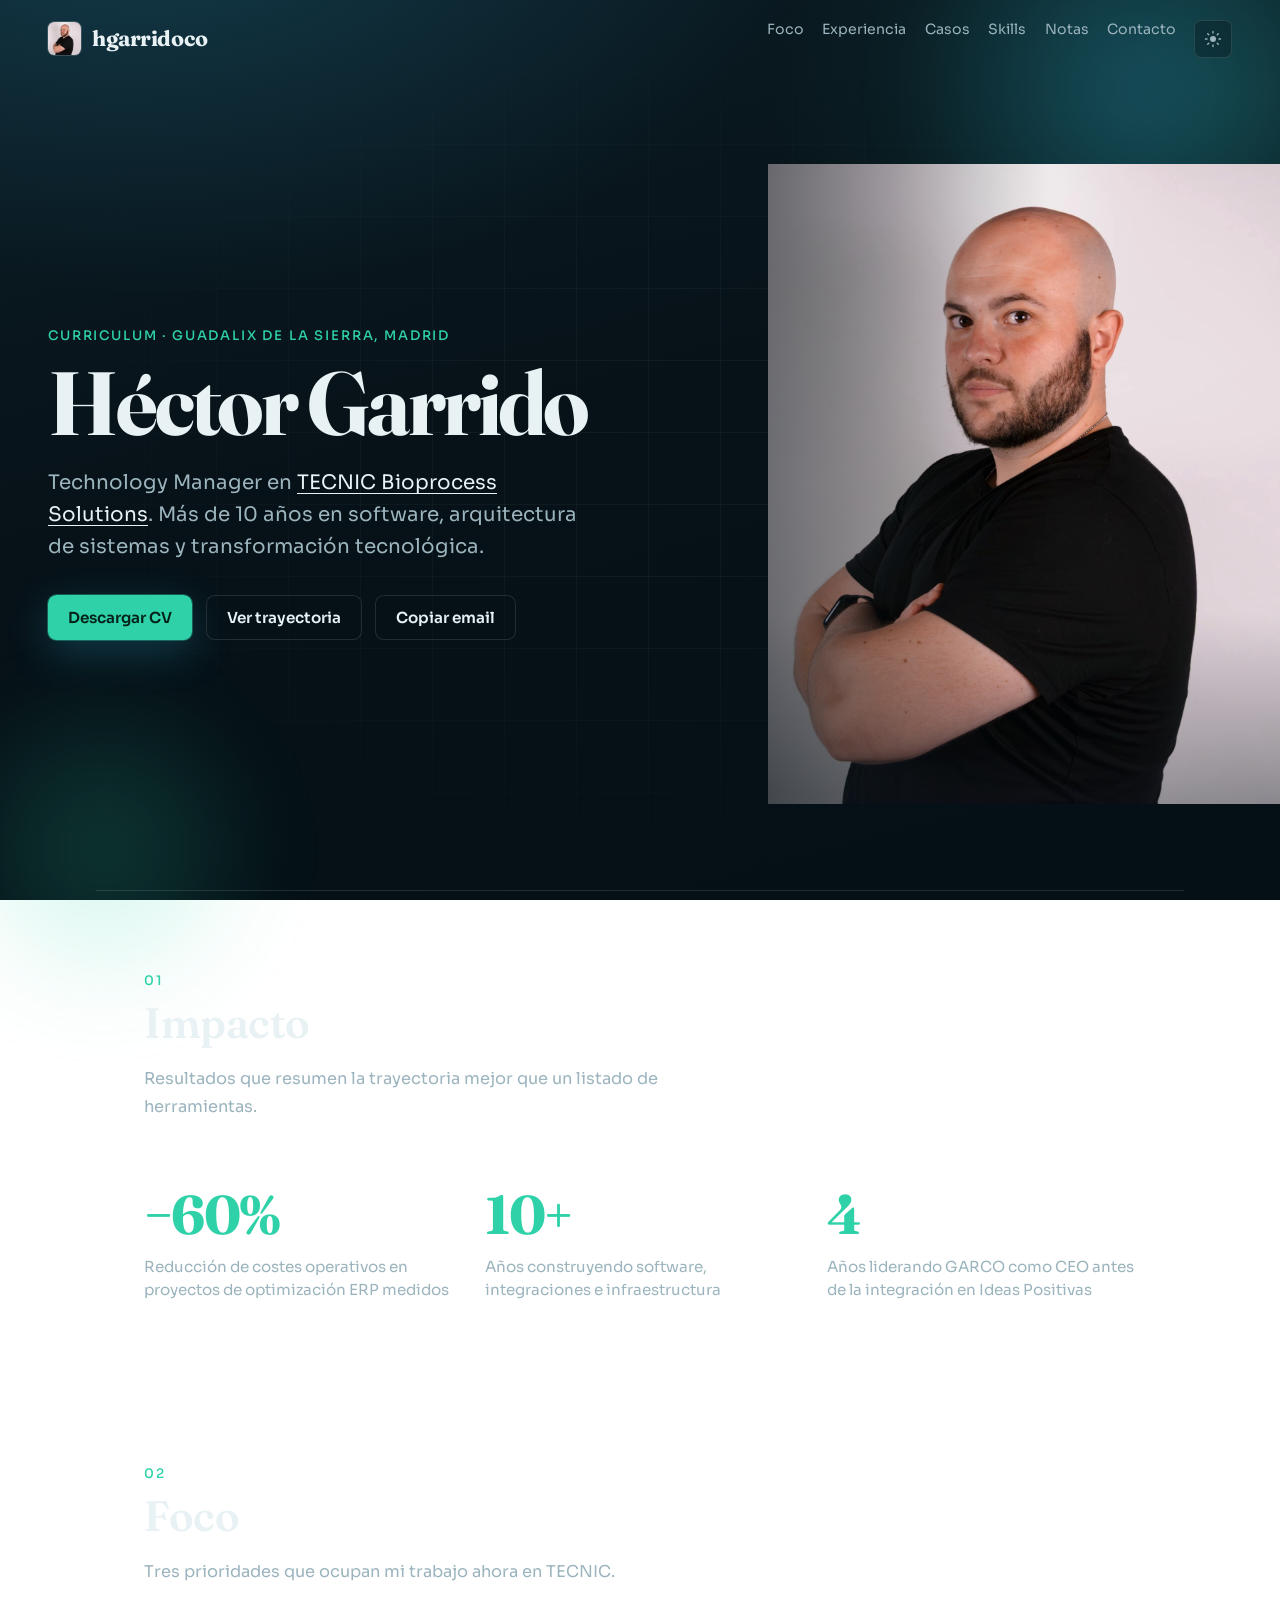
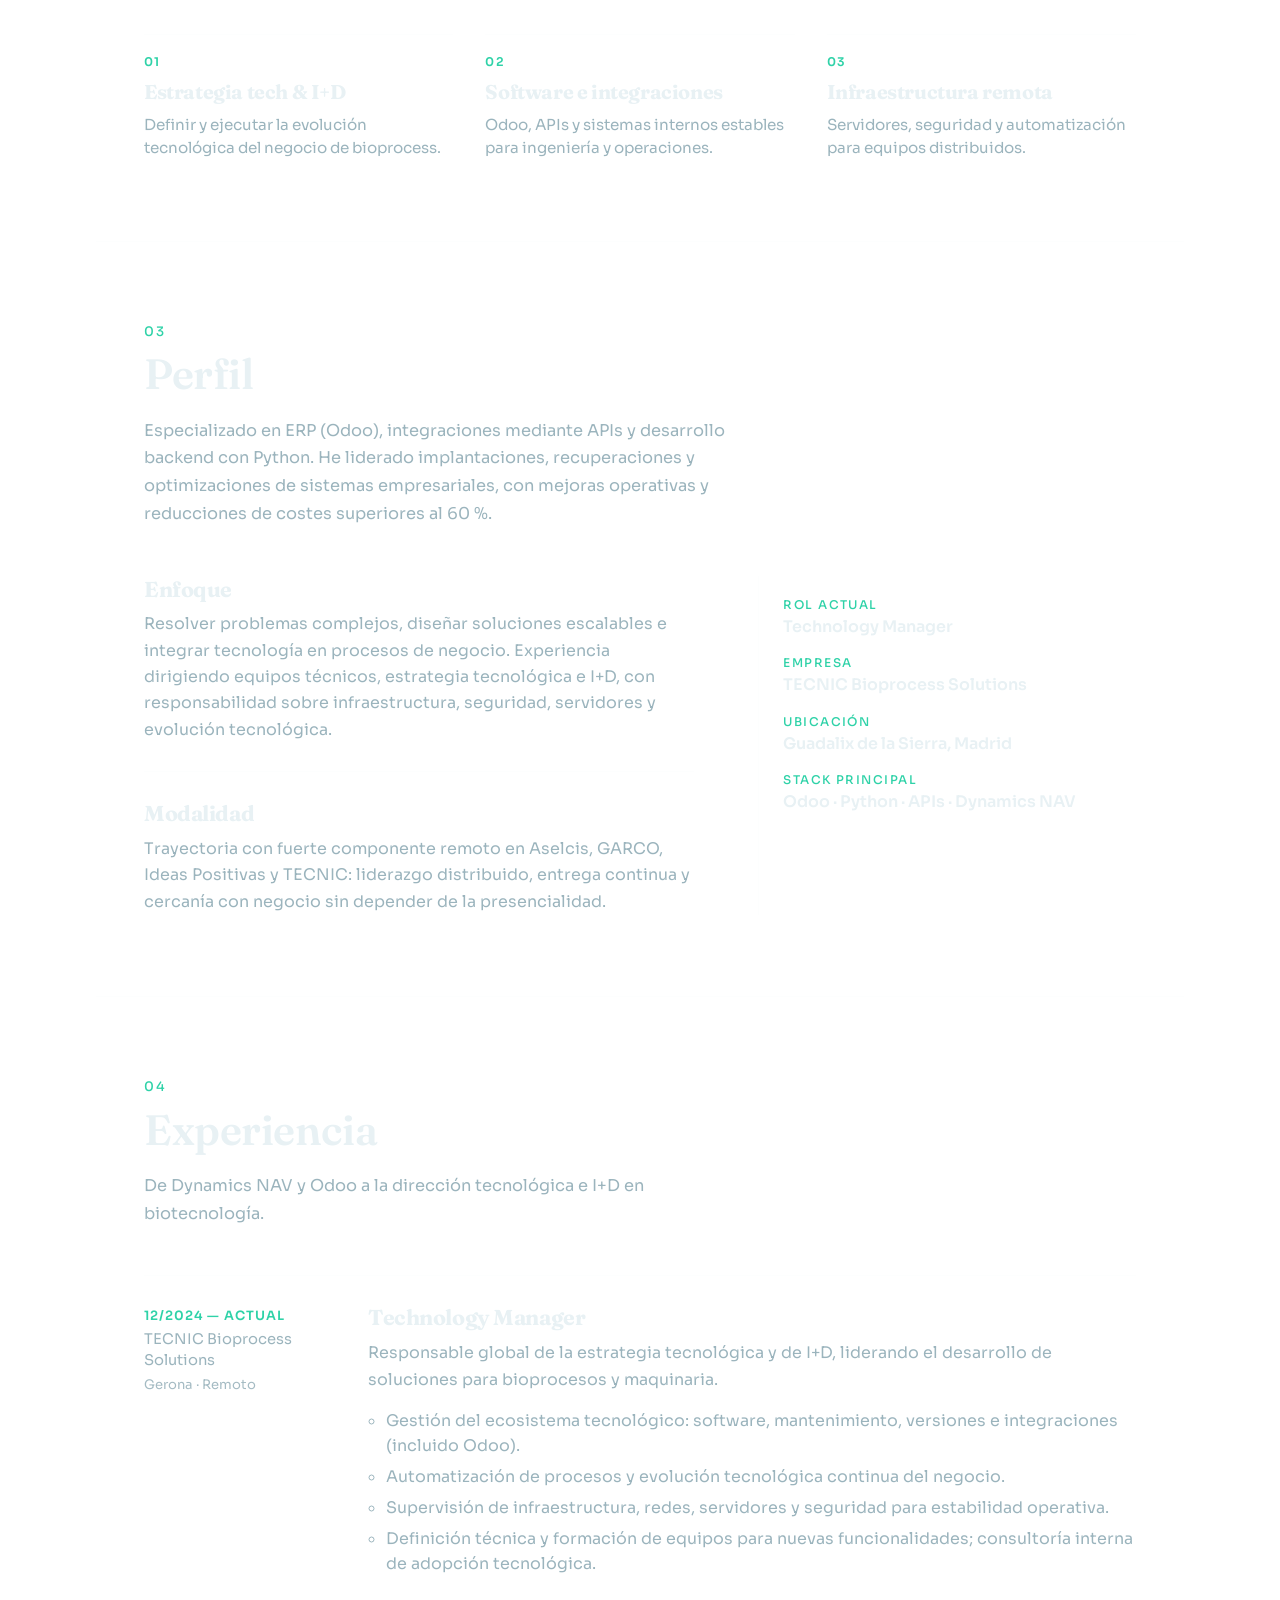
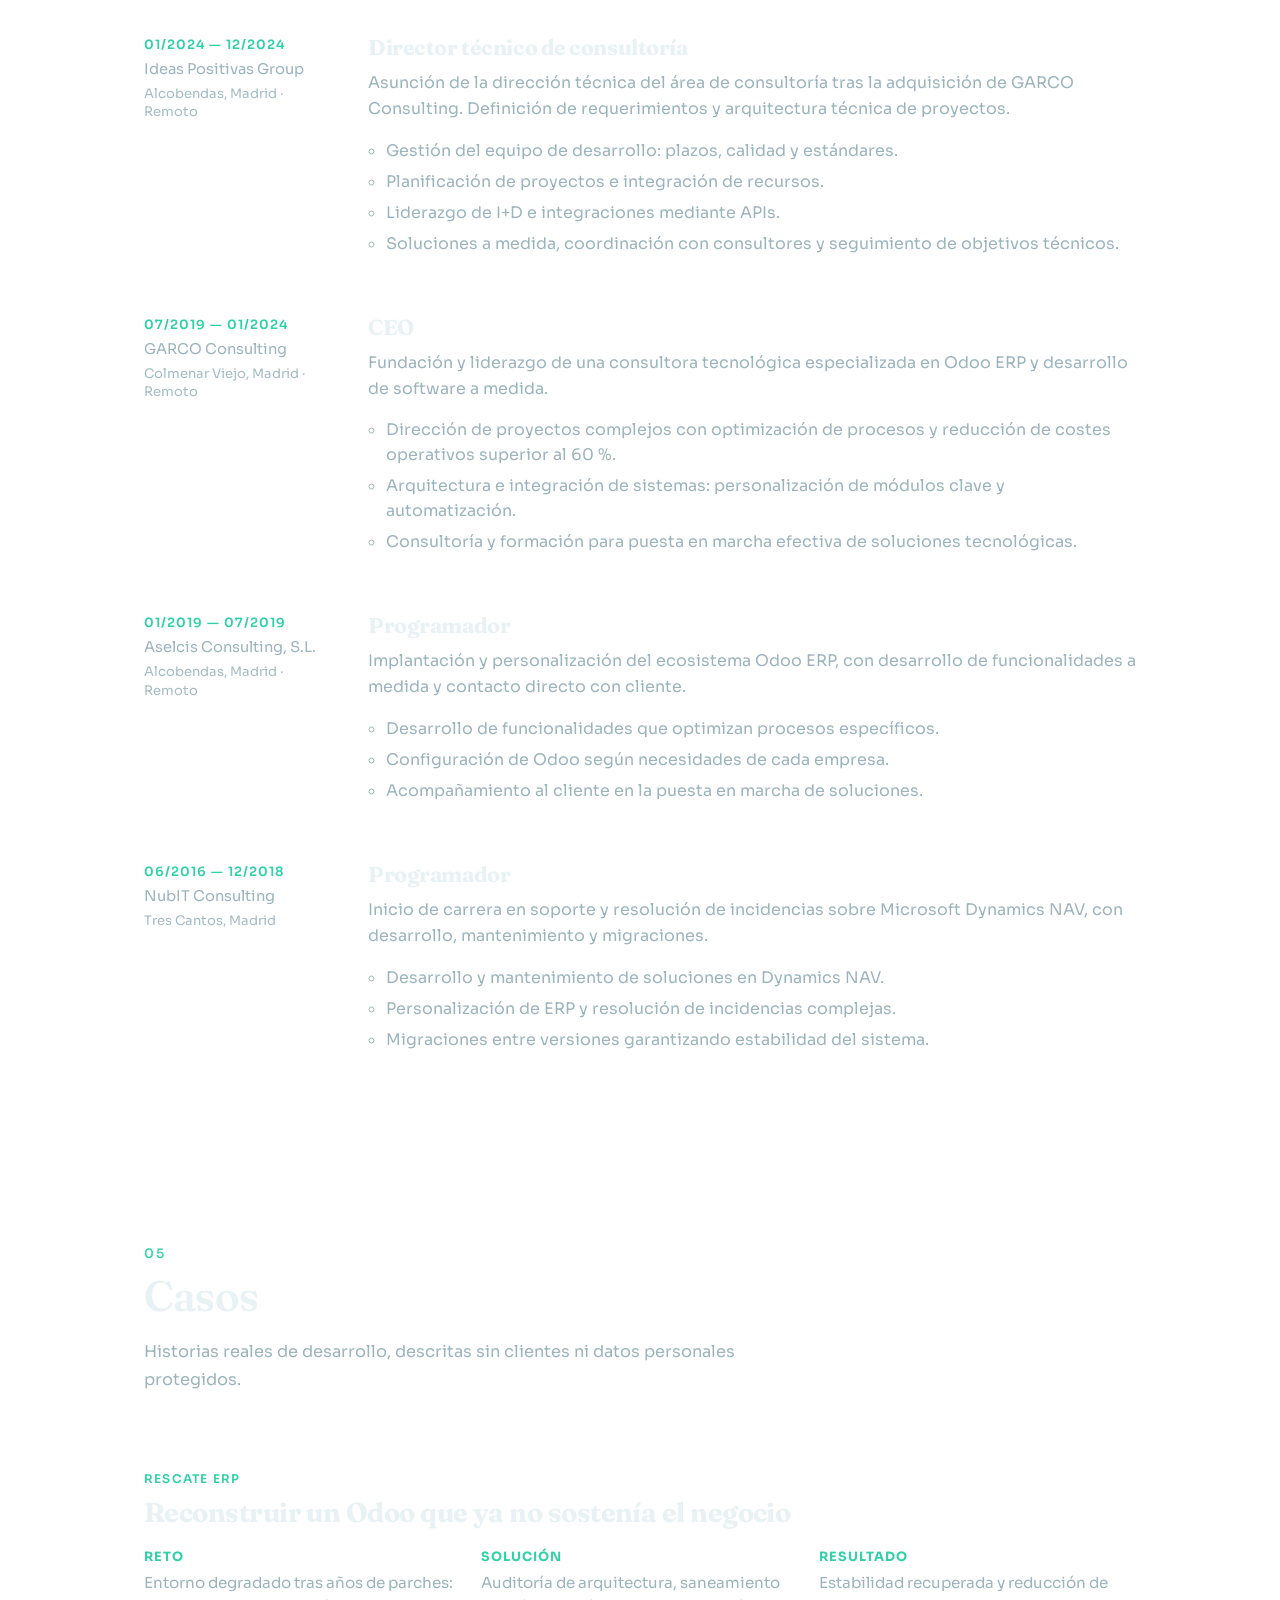
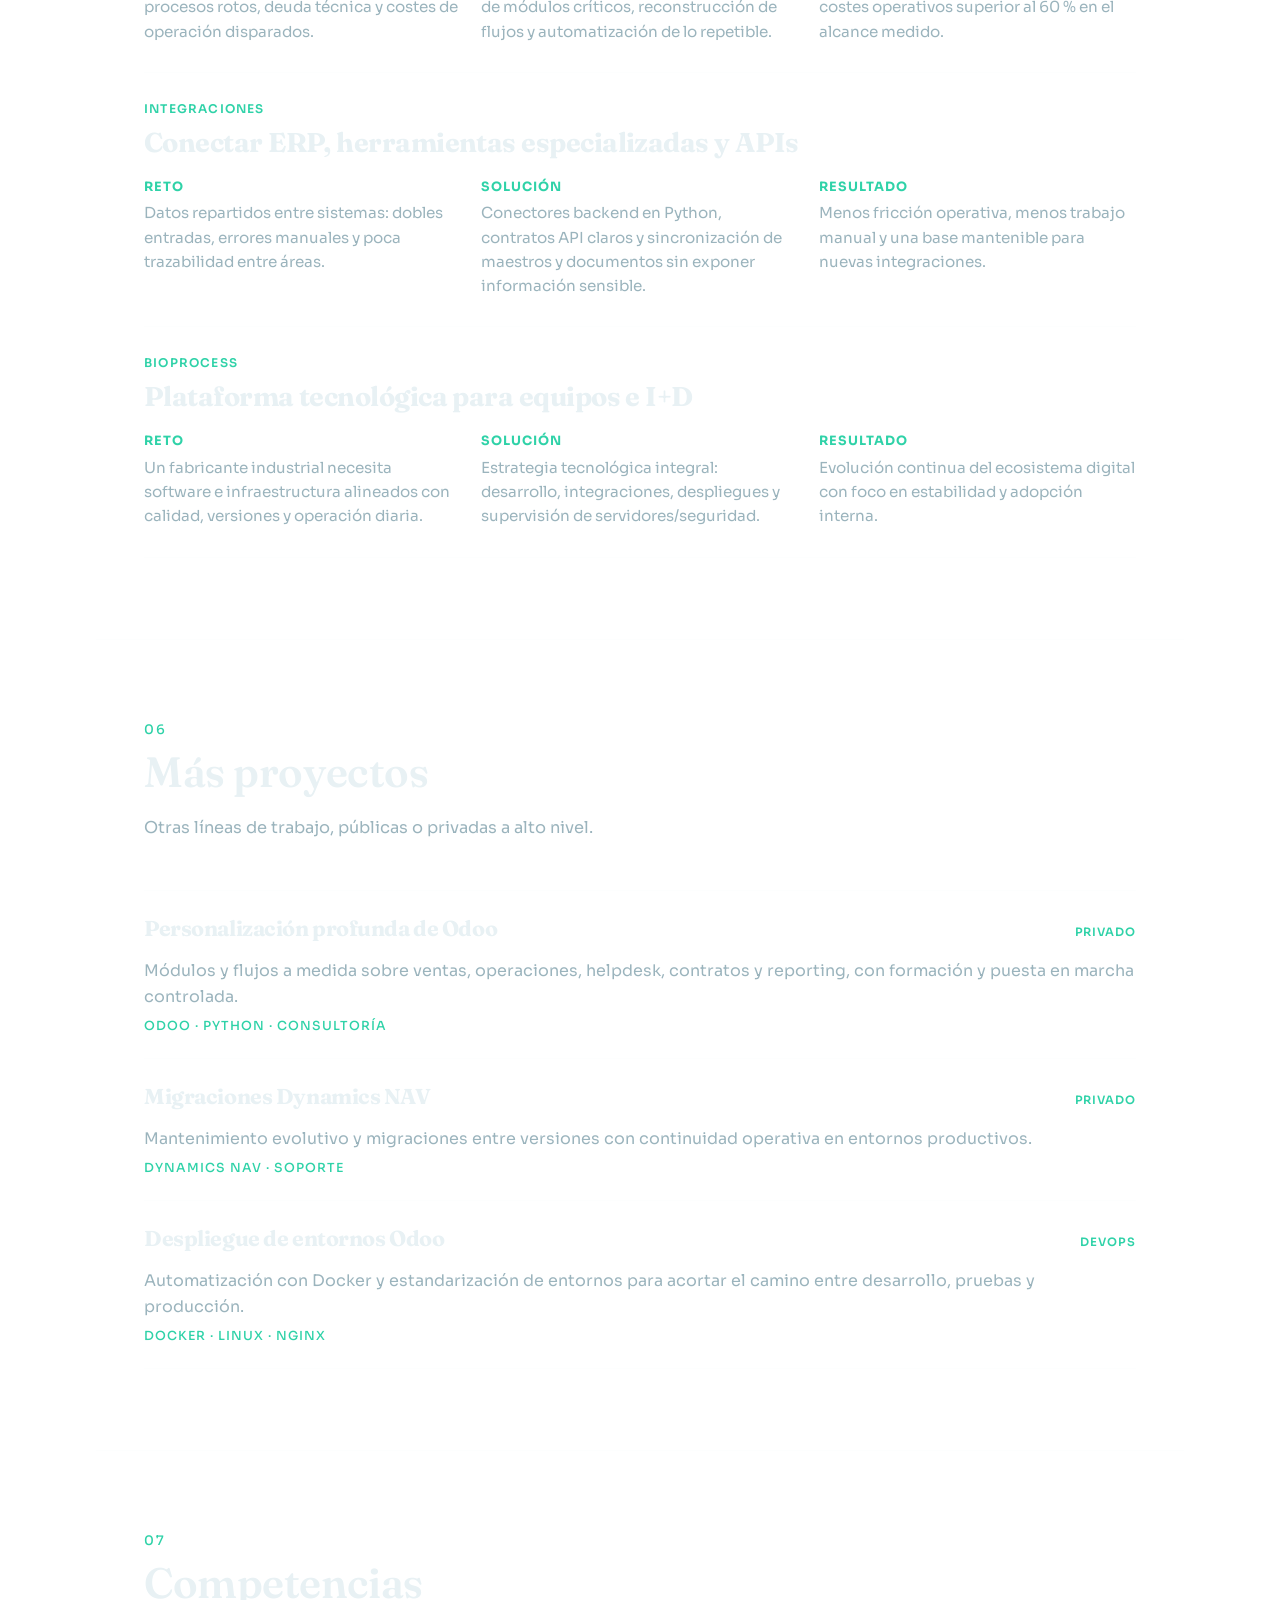
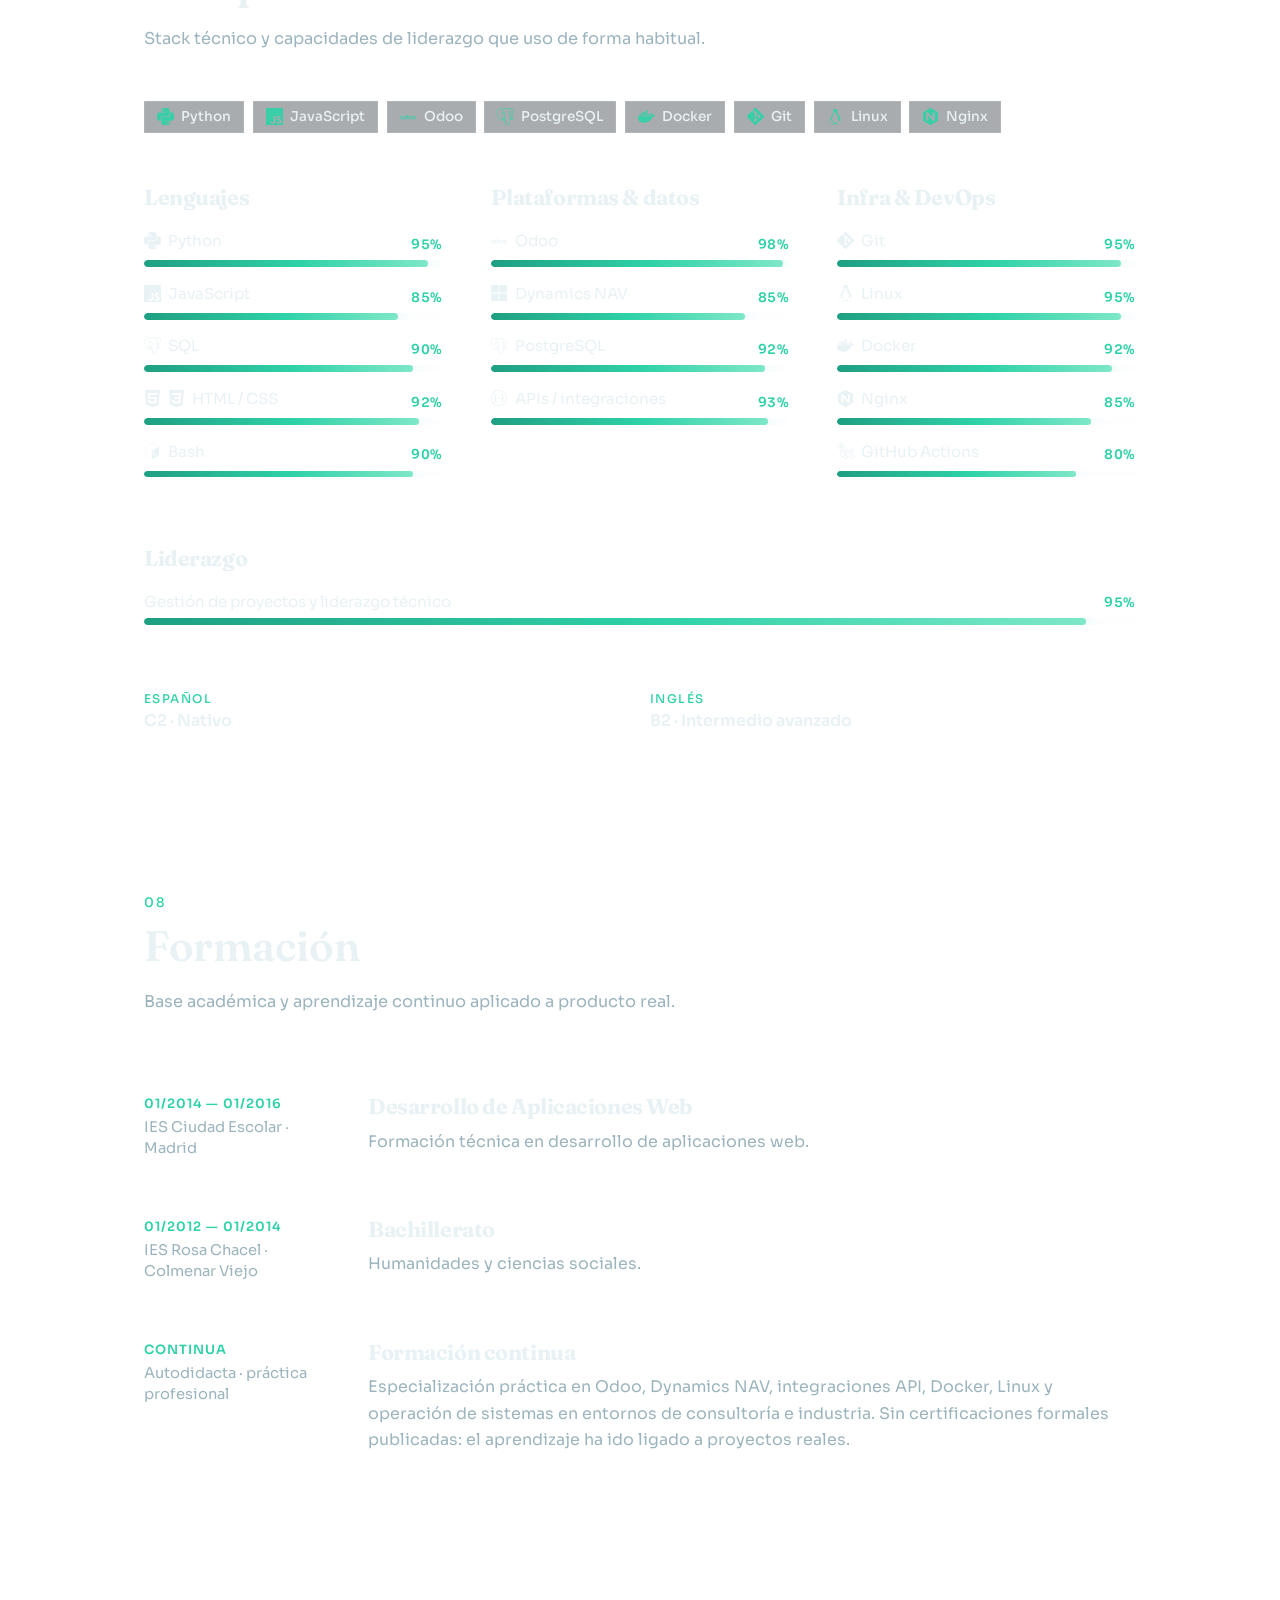
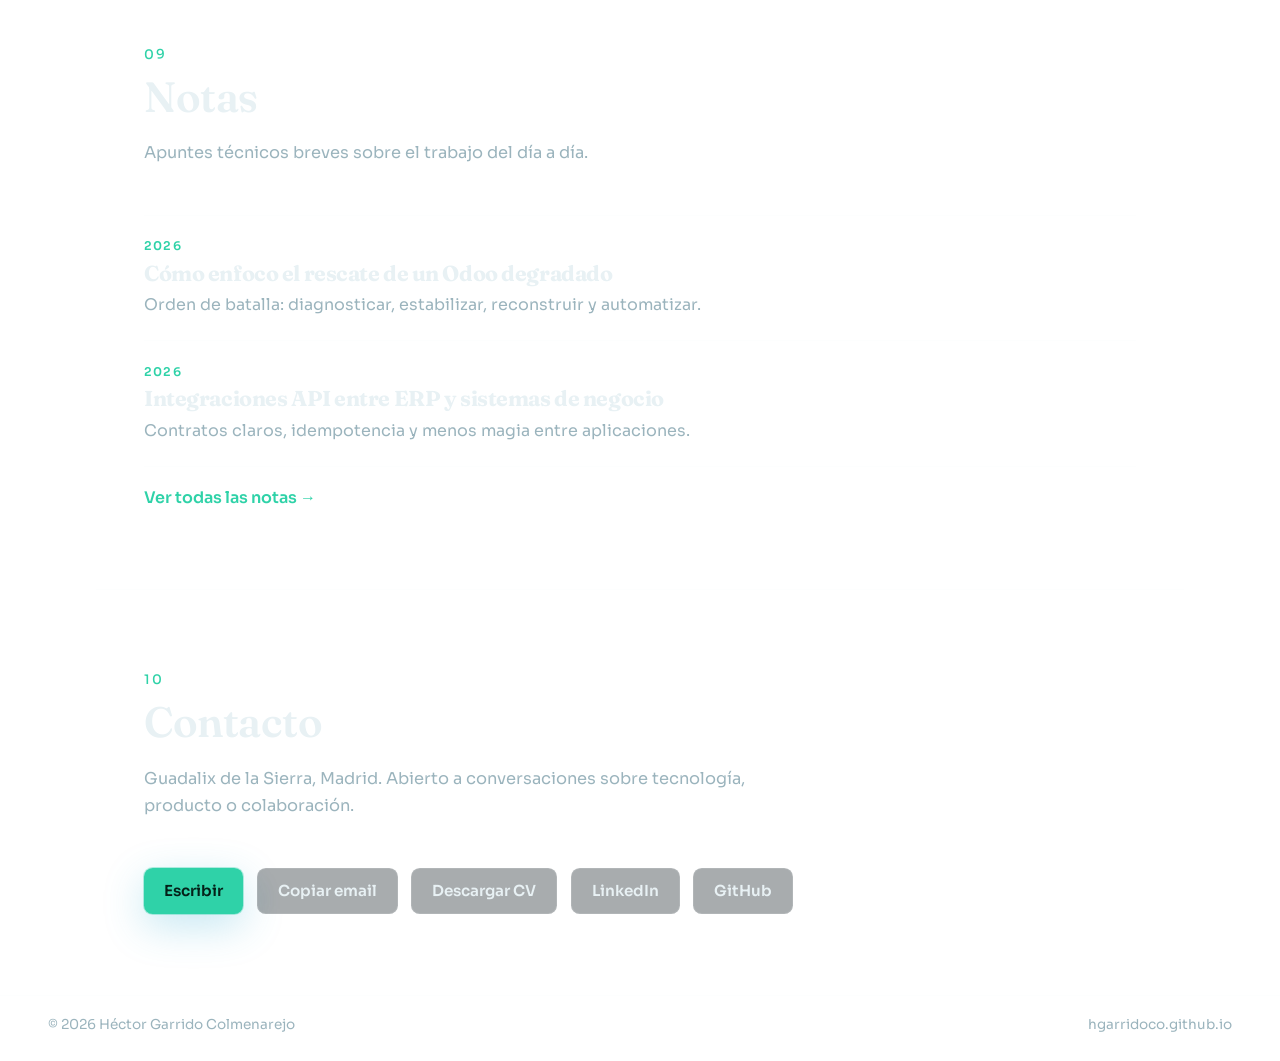
<file: index.html>
<!DOCTYPE html>
<html lang="es">
  <head>
    <meta charset="utf-8" />
    <meta name="viewport" content="width=device-width, initial-scale=1" />
    <title>Héctor Garrido Colmenarejo · Curriculum</title>
    <meta
      name="description"
      content="Curriculum de Héctor Garrido Colmenarejo — Technology Manager en TECNIC Bioprocess Solutions. ERP Odoo, Python e integraciones."
    />
    <meta name="theme-color" content="#0b1c24" />
    <meta property="og:type" content="website" />
    <meta property="og:locale" content="es_ES" />
    <meta property="og:url" content="https://hgarridoco.github.io/" />
    <meta property="og:title" content="Héctor Garrido Colmenarejo · Curriculum" />
    <meta
      property="og:description"
      content="Technology Manager en TECNIC. Software, Odoo, APIs e infraestructura."
    />
    <meta property="og:image" content="https://hgarridoco.github.io/assets/og-image.jpg" />
    <meta name="twitter:card" content="summary_large_image" />
    <meta name="twitter:title" content="Héctor Garrido Colmenarejo · Curriculum" />
    <meta
      name="twitter:description"
      content="Technology Manager en TECNIC. Software, Odoo, APIs e infraestructura."
    />
    <meta name="twitter:image" content="https://hgarridoco.github.io/assets/og-image.jpg" />
    <link rel="canonical" href="https://hgarridoco.github.io/" />
    <link rel="icon" href="/favicon.ico" sizes="any" />
    <link rel="icon" type="image/png" sizes="32x32" href="assets/favicon-32.png" />
    <link rel="icon" type="image/png" sizes="16x16" href="assets/favicon-16.png" />
    <link rel="apple-touch-icon" href="/apple-touch-icon.png" />
    <script>
      try {
        var t = localStorage.getItem("hg-theme");
        if (t === "light" || t === "dark") document.documentElement.setAttribute("data-theme", t);
      } catch (e) {}
    </script>
    <link rel="preconnect" href="https://fonts.googleapis.com" />
    <link rel="preconnect" href="https://fonts.gstatic.com" crossorigin />
    <link
      href="https://fonts.googleapis.com/css2?family=Fraunces:opsz,wght@9..144,500;9..144,700&family=Sora:wght@400;500;600&display=swap"
      rel="stylesheet"
    />
    <link rel="stylesheet" href="styles.css" />
  </head>
  <body>
    <div class="atmosphere" aria-hidden="true">
      <div class="orb orb-a"></div>
      <div class="orb orb-b"></div>
      <div class="grid"></div>
    </div>

    <header class="site-header">
      <a class="brand" href="/">
        <img class="brand-photo" src="assets/hector-sm.jpg" alt="" width="36" height="36" />
        <span>hgarridoco</span>
      </a>
      <nav aria-label="Principal">
        <a href="#foco">Foco</a>
        <a href="#experiencia">Experiencia</a>
        <a href="#casos">Casos</a>
        <a href="#competencias">Skills</a>
        <a href="blog/">Notas</a>
        <a href="#contacto">Contacto</a>
        <button type="button" class="theme-toggle" data-theme-toggle aria-pressed="false" title="Cambiar tema">
          <svg class="theme-icon theme-icon-sun" viewBox="0 0 24 24" aria-hidden="true" width="18" height="18">
            <circle cx="12" cy="12" r="4" fill="currentColor" />
            <path
              d="M12 2v2M12 20v2M4.93 4.93l1.41 1.41M17.66 17.66l1.41 1.41M2 12h2M20 12h2M4.93 19.07l1.41-1.41M17.66 6.34l1.41-1.41"
              fill="none"
              stroke="currentColor"
              stroke-width="1.8"
              stroke-linecap="round"
            />
          </svg>
          <svg class="theme-icon theme-icon-moon" viewBox="0 0 24 24" aria-hidden="true" width="18" height="18">
            <path
              d="M21 14.5A8.5 8.5 0 0 1 9.5 3 7 7 0 1 0 21 14.5Z"
              fill="currentColor"
            />
          </svg>
        </button>
      </nav>
    </header>

    <main>
      <section class="hero">
        <div class="hero-copy">
          <p class="eyebrow">Curriculum · Guadalix de la Sierra, Madrid</p>
          <h1>Héctor Garrido</h1>
          <p class="lede">
            Technology Manager en
            <a href="https://tecnic.eu" rel="noopener noreferrer">TECNIC Bioprocess Solutions</a>.
            Más de 10 años en software, arquitectura de sistemas y transformación tecnológica.
          </p>
          <div class="cta">
            <a class="button primary" href="assets/Hector-Garrido-CV.pdf" download>Descargar CV</a>
            <a class="button ghost" href="#experiencia">Ver trayectoria</a>
            <button
              type="button"
              class="button ghost"
              data-copy-email="hector.garrido.colmenarejo@gmail.com"
            >
              <span data-copy-label>Copiar email</span>
            </button>
          </div>
        </div>
        <figure class="hero-portrait">
          <picture>
            <source srcset="assets/hector.webp" type="image/webp" />
            <img
              src="assets/hector.jpg"
              alt="Retrato de Héctor Garrido Colmenarejo"
              width="1800"
              height="1800"
              fetchpriority="high"
            />
          </picture>
        </figure>
      </section>

      <section id="logros" class="section reveal">
        <div class="section-head">
          <p class="section-kicker">01</p>
          <h2>Impacto</h2>
          <p class="section-lede">Resultados que resumen la trayectoria mejor que un listado de herramientas.</p>
        </div>
        <div class="stats">
          <article>
            <p class="stat-value">−60%</p>
            <p class="stat-label">Reducción de costes operativos en proyectos de optimización ERP medidos</p>
          </article>
          <article>
            <p class="stat-value">10+</p>
            <p class="stat-label">Años construyendo software, integraciones e infraestructura</p>
          </article>
          <article>
            <p class="stat-value">4</p>
            <p class="stat-label">Años liderando GARCO como CEO antes de la integración en Ideas Positivas</p>
          </article>
        </div>
      </section>

      <section id="foco" class="section reveal">
        <div class="section-head">
          <p class="section-kicker">02</p>
          <h2>Foco</h2>
          <p class="section-lede">Tres prioridades que ocupan mi trabajo ahora en TECNIC.</p>
        </div>
        <div class="focus-grid">
          <article class="focus-item">
            <span class="focus-num">01</span>
            <h3>Estrategia tech &amp; I+D</h3>
            <p>Definir y ejecutar la evolución tecnológica del negocio de bioprocess.</p>
          </article>
          <article class="focus-item">
            <span class="focus-num">02</span>
            <h3>Software e integraciones</h3>
            <p>Odoo, APIs y sistemas internos estables para ingeniería y operaciones.</p>
          </article>
          <article class="focus-item">
            <span class="focus-num">03</span>
            <h3>Infraestructura remota</h3>
            <p>Servidores, seguridad y automatización para equipos distribuidos.</p>
          </article>
        </div>
      </section>

      <section id="perfil" class="section reveal">
        <div class="section-head">
          <p class="section-kicker">03</p>
          <h2>Perfil</h2>
          <p class="section-lede">
            Especializado en ERP (Odoo), integraciones mediante APIs y desarrollo backend con
            Python. He liderado implantaciones, recuperaciones y optimizaciones de sistemas
            empresariales, con mejoras operativas y reducciones de costes superiores al 60&nbsp;%.
          </p>
        </div>
        <div class="profile-grid">
          <div class="profile-copy">
            <article class="profile-block">
              <h3>Enfoque</h3>
              <p>
                Resolver problemas complejos, diseñar soluciones escalables e integrar tecnología
                en procesos de negocio. Experiencia dirigiendo equipos técnicos, estrategia
                tecnológica e I+D, con responsabilidad sobre infraestructura, seguridad, servidores
                y evolución tecnológica.
              </p>
            </article>
            <article class="profile-block">
              <h3>Modalidad</h3>
              <p>
                Trayectoria con fuerte componente remoto en Aselcis, GARCO, Ideas Positivas y
                TECNIC: liderazgo distribuido, entrega continua y cercanía con negocio sin
                depender de la presencialidad.
              </p>
            </article>
          </div>
          <aside class="facts" aria-label="Datos clave">
            <div>
              <span class="fact-label">Rol actual</span>
              <strong>Technology Manager</strong>
            </div>
            <div>
              <span class="fact-label">Empresa</span>
              <strong>TECNIC Bioprocess Solutions</strong>
            </div>
            <div>
              <span class="fact-label">Ubicación</span>
              <strong>Guadalix de la Sierra, Madrid</strong>
            </div>
            <div>
              <span class="fact-label">Stack principal</span>
              <strong>Odoo · Python · APIs · Dynamics NAV</strong>
            </div>
          </aside>
        </div>
      </section>

      <section id="experiencia" class="section reveal">
        <div class="section-head">
          <p class="section-kicker">04</p>
          <h2>Experiencia</h2>
          <p class="section-lede">
            De Dynamics NAV y Odoo a la dirección tecnológica e I+D en biotecnología.
          </p>
        </div>
        <ol class="timeline">
          <li class="job">
            <div class="job-meta">
              <span class="job-period">12/2024 — Actual</span>
              <span class="job-place">TECNIC Bioprocess Solutions</span>
              <span class="job-loc">Gerona · Remoto</span>
            </div>
            <div class="job-body">
              <h3>Technology Manager</h3>
              <p>
                Responsable global de la estrategia tecnológica y de I+D, liderando el desarrollo
                de soluciones para bioprocesos y maquinaria.
              </p>
              <ul>
                <li>
                  Gestión del ecosistema tecnológico: software, mantenimiento, versiones e
                  integraciones (incluido Odoo).
                </li>
                <li>Automatización de procesos y evolución tecnológica continua del negocio.</li>
                <li>
                  Supervisión de infraestructura, redes, servidores y seguridad para estabilidad
                  operativa.
                </li>
                <li>
                  Definición técnica y formación de equipos para nuevas funcionalidades;
                  consultoría interna de adopción tecnológica.
                </li>
              </ul>
            </div>
          </li>
          <li class="job">
            <div class="job-meta">
              <span class="job-period">01/2024 — 12/2024</span>
              <span class="job-place">Ideas Positivas Group</span>
              <span class="job-loc">Alcobendas, Madrid · Remoto</span>
            </div>
            <div class="job-body">
              <h3>Director técnico de consultoría</h3>
              <p>
                Asunción de la dirección técnica del área de consultoría tras la adquisición de
                GARCO Consulting. Definición de requerimientos y arquitectura técnica de
                proyectos.
              </p>
              <ul>
                <li>Gestión del equipo de desarrollo: plazos, calidad y estándares.</li>
                <li>Planificación de proyectos e integración de recursos.</li>
                <li>Liderazgo de I+D e integraciones mediante APIs.</li>
                <li>
                  Soluciones a medida, coordinación con consultores y seguimiento de objetivos
                  técnicos.
                </li>
              </ul>
            </div>
          </li>
          <li class="job">
            <div class="job-meta">
              <span class="job-period">07/2019 — 01/2024</span>
              <span class="job-place">GARCO Consulting</span>
              <span class="job-loc">Colmenar Viejo, Madrid · Remoto</span>
            </div>
            <div class="job-body">
              <h3>CEO</h3>
              <p>
                Fundación y liderazgo de una consultora tecnológica especializada en Odoo ERP y
                desarrollo de software a medida.
              </p>
              <ul>
                <li>
                  Dirección de proyectos complejos con optimización de procesos y reducción de
                  costes operativos superior al 60&nbsp;%.
                </li>
                <li>
                  Arquitectura e integración de sistemas: personalización de módulos clave y
                  automatización.
                </li>
                <li>
                  Consultoría y formación para puesta en marcha efectiva de soluciones
                  tecnológicas.
                </li>
              </ul>
            </div>
          </li>
          <li class="job">
            <div class="job-meta">
              <span class="job-period">01/2019 — 07/2019</span>
              <span class="job-place">Aselcis Consulting, S.L.</span>
              <span class="job-loc">Alcobendas, Madrid · Remoto</span>
            </div>
            <div class="job-body">
              <h3>Programador</h3>
              <p>
                Implantación y personalización del ecosistema Odoo ERP, con desarrollo de
                funcionalidades a medida y contacto directo con cliente.
              </p>
              <ul>
                <li>Desarrollo de funcionalidades que optimizan procesos específicos.</li>
                <li>Configuración de Odoo según necesidades de cada empresa.</li>
                <li>Acompañamiento al cliente en la puesta en marcha de soluciones.</li>
              </ul>
            </div>
          </li>
          <li class="job">
            <div class="job-meta">
              <span class="job-period">06/2016 — 12/2018</span>
              <span class="job-place">NubIT Consulting</span>
              <span class="job-loc">Tres Cantos, Madrid</span>
            </div>
            <div class="job-body">
              <h3>Programador</h3>
              <p>
                Inicio de carrera en soporte y resolución de incidencias sobre Microsoft Dynamics
                NAV, con desarrollo, mantenimiento y migraciones.
              </p>
              <ul>
                <li>Desarrollo y mantenimiento de soluciones en Dynamics NAV.</li>
                <li>Personalización de ERP y resolución de incidencias complejas.</li>
                <li>Migraciones entre versiones garantizando estabilidad del sistema.</li>
              </ul>
            </div>
          </li>
        </ol>
      </section>

      <section id="casos" class="section reveal">
        <div class="section-head">
          <p class="section-kicker">05</p>
          <h2>Casos</h2>
          <p class="section-lede">
            Historias reales de desarrollo, descritas sin clientes ni datos personales protegidos.
          </p>
        </div>
        <div class="cases">
          <article class="case">
            <p class="case-kicker">Rescate ERP</p>
            <h3>Reconstruir un Odoo que ya no sostenía el negocio</h3>
            <div class="case-steps">
              <div>
                <h4>Reto</h4>
                <p>
                  Entorno degradado tras años de parches: procesos rotos, deuda técnica y costes
                  de operación disparados.
                </p>
              </div>
              <div>
                <h4>Solución</h4>
                <p>
                  Auditoría de arquitectura, saneamiento de módulos críticos, reconstrucción de
                  flujos y automatización de lo repetible.
                </p>
              </div>
              <div>
                <h4>Resultado</h4>
                <p>
                  Estabilidad recuperada y reducción de costes operativos superior al 60&nbsp;% en
                  el alcance medido.
                </p>
              </div>
            </div>
          </article>
          <article class="case">
            <p class="case-kicker">Integraciones</p>
            <h3>Conectar ERP, herramientas especializadas y APIs</h3>
            <div class="case-steps">
              <div>
                <h4>Reto</h4>
                <p>
                  Datos repartidos entre sistemas: dobles entradas, errores manuales y poca
                  trazabilidad entre áreas.
                </p>
              </div>
              <div>
                <h4>Solución</h4>
                <p>
                  Conectores backend en Python, contratos API claros y sincronización de maestros
                  y documentos sin exponer información sensible.
                </p>
              </div>
              <div>
                <h4>Resultado</h4>
                <p>
                  Menos fricción operativa, menos trabajo manual y una base mantenible para nuevas
                  integraciones.
                </p>
              </div>
            </div>
          </article>
          <article class="case">
            <p class="case-kicker">Bioprocess</p>
            <h3>Plataforma tecnológica para equipos e I+D</h3>
            <div class="case-steps">
              <div>
                <h4>Reto</h4>
                <p>
                  Un fabricante industrial necesita software e infraestructura alineados con
                  calidad, versiones y operación diaria.
                </p>
              </div>
              <div>
                <h4>Solución</h4>
                <p>
                  Estrategia tecnológica integral: desarrollo, integraciones, despliegues y
                  supervisión de servidores/seguridad.
                </p>
              </div>
              <div>
                <h4>Resultado</h4>
                <p>
                  Evolución continua del ecosistema digital con foco en estabilidad y adopción
                  interna.
                </p>
              </div>
            </div>
          </article>
        </div>
      </section>

      <section id="proyectos" class="section reveal">
        <div class="section-head">
          <p class="section-kicker">06</p>
          <h2>Más proyectos</h2>
          <p class="section-lede">Otras líneas de trabajo, públicas o privadas a alto nivel.</p>
        </div>
        <div class="projects">
          <article class="project project-static">
            <div class="project-top">
              <h3>Personalización profunda de Odoo</h3>
              <span class="badge">Privado</span>
            </div>
            <p>
              Módulos y flujos a medida sobre ventas, operaciones, helpdesk, contratos y
              reporting, con formación y puesta en marcha controlada.
            </p>
            <span class="project-meta">Odoo · Python · Consultoría</span>
          </article>
          <article class="project project-static">
            <div class="project-top">
              <h3>Migraciones Dynamics NAV</h3>
              <span class="badge">Privado</span>
            </div>
            <p>
              Mantenimiento evolutivo y migraciones entre versiones con continuidad operativa en
              entornos productivos.
            </p>
            <span class="project-meta">Dynamics NAV · Soporte</span>
          </article>
          <article class="project project-static">
            <div class="project-top">
              <h3>Despliegue de entornos Odoo</h3>
              <span class="badge">DevOps</span>
            </div>
            <p>
              Automatización con Docker y estandarización de entornos para acortar el camino entre
              desarrollo, pruebas y producción.
            </p>
            <span class="project-meta">Docker · Linux · Nginx</span>
          </article>
        </div>
      </section>

      <section id="competencias" class="section reveal">
        <div class="section-head">
          <p class="section-kicker">07</p>
          <h2>Competencias</h2>
          <p class="section-lede">
            Stack técnico y capacidades de liderazgo que uso de forma habitual.
          </p>
        </div>
        <div class="stack-row" aria-label="Stack visual">
          <span class="stack-chip"><span class="skill-icon" style="--icon: url('assets/icons/python.svg')" aria-hidden="true"></span>Python</span>
          <span class="stack-chip"><span class="skill-icon" style="--icon: url('assets/icons/javascript.svg')" aria-hidden="true"></span>JavaScript</span>
          <span class="stack-chip"><span class="skill-icon" style="--icon: url('assets/icons/odoo.svg')" aria-hidden="true"></span>Odoo</span>
          <span class="stack-chip"><span class="skill-icon" style="--icon: url('assets/icons/postgresql.svg')" aria-hidden="true"></span>PostgreSQL</span>
          <span class="stack-chip"><span class="skill-icon" style="--icon: url('assets/icons/docker.svg')" aria-hidden="true"></span>Docker</span>
          <span class="stack-chip"><span class="skill-icon" style="--icon: url('assets/icons/git.svg')" aria-hidden="true"></span>Git</span>
          <span class="stack-chip"><span class="skill-icon" style="--icon: url('assets/icons/linux.svg')" aria-hidden="true"></span>Linux</span>
          <span class="stack-chip"><span class="skill-icon" style="--icon: url('assets/icons/nginx.svg')" aria-hidden="true"></span>Nginx</span>
        </div>
        <div class="skill-groups" data-skill-meters>
          <div class="skill-group">
            <h3>Lenguajes</h3>
            <ul class="meters" role="list">
              <li class="meter"><div class="meter-top"><span class="meter-name"><span class="skill-icon" style="--icon: url('assets/icons/python.svg')" aria-hidden="true"></span>Python</span><span class="meter-value">95%</span></div><div class="meter-track" aria-hidden="true"><div class="meter-fill" style="--level: 95%"></div></div></li>
              <li class="meter"><div class="meter-top"><span class="meter-name"><span class="skill-icon" style="--icon: url('assets/icons/javascript.svg')" aria-hidden="true"></span>JavaScript</span><span class="meter-value">85%</span></div><div class="meter-track" aria-hidden="true"><div class="meter-fill" style="--level: 85%"></div></div></li>
              <li class="meter"><div class="meter-top"><span class="meter-name"><span class="skill-icon" style="--icon: url('assets/icons/sql.svg')" aria-hidden="true"></span>SQL</span><span class="meter-value">90%</span></div><div class="meter-track" aria-hidden="true"><div class="meter-fill" style="--level: 90%"></div></div></li>
              <li class="meter"><div class="meter-top"><span class="meter-name"><span class="skill-icon" style="--icon: url('assets/icons/html5.svg')" aria-hidden="true"></span><span class="skill-icon" style="--icon: url('assets/icons/css3.svg')" aria-hidden="true"></span>HTML / CSS</span><span class="meter-value">92%</span></div><div class="meter-track" aria-hidden="true"><div class="meter-fill" style="--level: 92%"></div></div></li>
              <li class="meter"><div class="meter-top"><span class="meter-name"><span class="skill-icon" style="--icon: url('assets/icons/gnubash.svg')" aria-hidden="true"></span>Bash</span><span class="meter-value">90%</span></div><div class="meter-track" aria-hidden="true"><div class="meter-fill" style="--level: 90%"></div></div></li>
            </ul>
          </div>
          <div class="skill-group">
            <h3>Plataformas &amp; datos</h3>
            <ul class="meters" role="list">
              <li class="meter"><div class="meter-top"><span class="meter-name"><span class="skill-icon" style="--icon: url('assets/icons/odoo.svg')" aria-hidden="true"></span>Odoo</span><span class="meter-value">98%</span></div><div class="meter-track" aria-hidden="true"><div class="meter-fill" style="--level: 98%"></div></div></li>
              <li class="meter"><div class="meter-top"><span class="meter-name"><span class="skill-icon" style="--icon: url('assets/icons/microsoft.svg')" aria-hidden="true"></span>Dynamics NAV</span><span class="meter-value">85%</span></div><div class="meter-track" aria-hidden="true"><div class="meter-fill" style="--level: 85%"></div></div></li>
              <li class="meter"><div class="meter-top"><span class="meter-name"><span class="skill-icon" style="--icon: url('assets/icons/postgresql.svg')" aria-hidden="true"></span>PostgreSQL</span><span class="meter-value">92%</span></div><div class="meter-track" aria-hidden="true"><div class="meter-fill" style="--level: 92%"></div></div></li>
              <li class="meter"><div class="meter-top"><span class="meter-name"><span class="skill-icon" style="--icon: url('assets/icons/swagger.svg')" aria-hidden="true"></span>APIs / integraciones</span><span class="meter-value">93%</span></div><div class="meter-track" aria-hidden="true"><div class="meter-fill" style="--level: 93%"></div></div></li>
            </ul>
          </div>
          <div class="skill-group">
            <h3>Infra &amp; DevOps</h3>
            <ul class="meters" role="list">
              <li class="meter"><div class="meter-top"><span class="meter-name"><span class="skill-icon" style="--icon: url('assets/icons/git.svg')" aria-hidden="true"></span>Git</span><span class="meter-value">95%</span></div><div class="meter-track" aria-hidden="true"><div class="meter-fill" style="--level: 95%"></div></div></li>
              <li class="meter"><div class="meter-top"><span class="meter-name"><span class="skill-icon" style="--icon: url('assets/icons/linux.svg')" aria-hidden="true"></span>Linux</span><span class="meter-value">95%</span></div><div class="meter-track" aria-hidden="true"><div class="meter-fill" style="--level: 95%"></div></div></li>
              <li class="meter"><div class="meter-top"><span class="meter-name"><span class="skill-icon" style="--icon: url('assets/icons/docker.svg')" aria-hidden="true"></span>Docker</span><span class="meter-value">92%</span></div><div class="meter-track" aria-hidden="true"><div class="meter-fill" style="--level: 92%"></div></div></li>
              <li class="meter"><div class="meter-top"><span class="meter-name"><span class="skill-icon" style="--icon: url('assets/icons/nginx.svg')" aria-hidden="true"></span>Nginx</span><span class="meter-value">85%</span></div><div class="meter-track" aria-hidden="true"><div class="meter-fill" style="--level: 85%"></div></div></li>
              <li class="meter"><div class="meter-top"><span class="meter-name"><span class="skill-icon" style="--icon: url('assets/icons/githubactions.svg')" aria-hidden="true"></span>GitHub Actions</span><span class="meter-value">80%</span></div><div class="meter-track" aria-hidden="true"><div class="meter-fill" style="--level: 80%"></div></div></li>
            </ul>
          </div>
          <div class="skill-group skill-group-wide">
            <h3>Liderazgo</h3>
            <ul class="meters" role="list">
              <li class="meter"><div class="meter-top"><span class="meter-name">Gestión de proyectos y liderazgo técnico</span><span class="meter-value">95%</span></div><div class="meter-track" aria-hidden="true"><div class="meter-fill" style="--level: 95%"></div></div></li>
            </ul>
          </div>
        </div>
        <div class="lang-row" aria-label="Idiomas">
          <div>
            <span class="fact-label">Español</span>
            <strong>C2 · Nativo</strong>
          </div>
          <div>
            <span class="fact-label">Inglés</span>
            <strong>B2 · Intermedio avanzado</strong>
          </div>
        </div>
      </section>

      <section id="formacion" class="section reveal">
        <div class="section-head">
          <p class="section-kicker">08</p>
          <h2>Formación</h2>
          <p class="section-lede">Base académica y aprendizaje continuo aplicado a producto real.</p>
        </div>
        <ol class="timeline education">
          <li class="job">
            <div class="job-meta">
              <span class="job-period">01/2014 — 01/2016</span>
              <span class="job-place">IES Ciudad Escolar · Madrid</span>
            </div>
            <div class="job-body">
              <h3>Desarrollo de Aplicaciones Web</h3>
              <p>Formación técnica en desarrollo de aplicaciones web.</p>
            </div>
          </li>
          <li class="job">
            <div class="job-meta">
              <span class="job-period">01/2012 — 01/2014</span>
              <span class="job-place">IES Rosa Chacel · Colmenar Viejo</span>
            </div>
            <div class="job-body">
              <h3>Bachillerato</h3>
              <p>Humanidades y ciencias sociales.</p>
            </div>
          </li>
          <li class="job">
            <div class="job-meta">
              <span class="job-period">Continua</span>
              <span class="job-place">Autodidacta · práctica profesional</span>
            </div>
            <div class="job-body">
              <h3>Formación continua</h3>
              <p>
                Especialización práctica en Odoo, Dynamics NAV, integraciones API, Docker, Linux y
                operación de sistemas en entornos de consultoría e industria. Sin certificaciones
                formales publicadas: el aprendizaje ha ido ligado a proyectos reales.
              </p>
            </div>
          </li>
        </ol>
      </section>

      <section id="notas" class="section reveal">
        <div class="section-head">
          <p class="section-kicker">09</p>
          <h2>Notas</h2>
          <p class="section-lede">Apuntes técnicos breves sobre el trabajo del día a día.</p>
        </div>
        <div class="notes-list">
          <a class="note-card" href="blog/rescatar-odoo-degradado.html">
            <span class="note-date">2026</span>
            <h3>Cómo enfoco el rescate de un Odoo degradado</h3>
            <p>Orden de batalla: diagnosticar, estabilizar, reconstruir y automatizar.</p>
          </a>
          <a class="note-card" href="blog/integraciones-api-erp.html">
            <span class="note-date">2026</span>
            <h3>Integraciones API entre ERP y sistemas de negocio</h3>
            <p>Contratos claros, idempotencia y menos magia entre aplicaciones.</p>
          </a>
        </div>
        <p class="notes-more"><a href="blog/">Ver todas las notas →</a></p>
      </section>

      <section id="contacto" class="section section-contact reveal">
        <div class="section-head">
          <p class="section-kicker">10</p>
          <h2>Contacto</h2>
          <p class="section-lede">
            Guadalix de la Sierra, Madrid. Abierto a conversaciones sobre tecnología, producto o
            colaboración.
          </p>
        </div>
        <div class="contact-row">
          <a class="button primary" href="mailto:hector.garrido.colmenarejo@gmail.com">Escribir</a>
          <button
            type="button"
            class="button ghost"
            data-copy-email="hector.garrido.colmenarejo@gmail.com"
          >
            <span data-copy-label>Copiar email</span>
          </button>
          <a class="button ghost" href="assets/Hector-Garrido-CV.pdf" download>Descargar CV</a>
          <a
            class="button ghost"
            href="https://www.linkedin.com/in/hector-garrido-colmenarejo"
            rel="noopener noreferrer"
            >LinkedIn</a
          >
          <a class="button ghost" href="https://github.com/hgarridoco" rel="noopener noreferrer"
            >GitHub</a
          >
        </div>
      </section>
    </main>

    <footer class="site-footer">
      <span>© <span id="year"></span> Héctor Garrido Colmenarejo</span>
      <a href="https://hgarridoco.github.io">hgarridoco.github.io</a>
    </footer>

    <script src="site.js?v=3" defer></script>
  </body>
</html>
</file>
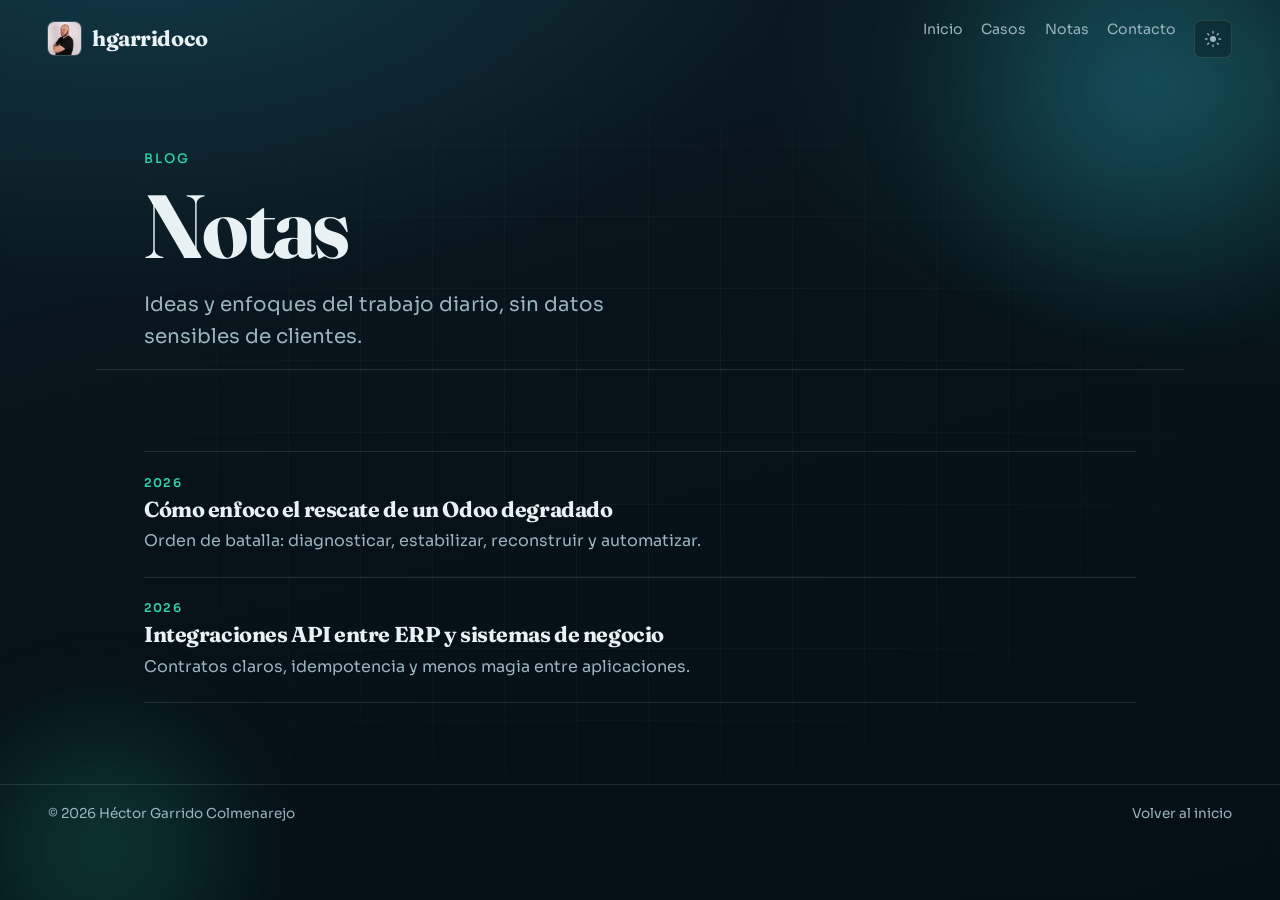
<file: blog/index.html>
<!DOCTYPE html>
<html lang="es">
  <head>
    <meta charset="utf-8" />
    <meta name="viewport" content="width=device-width, initial-scale=1" />
    <title>Notas · Héctor Garrido</title>
    <meta name="description" content="Apuntes técnicos de Héctor Garrido sobre Odoo, integraciones y operaciones." />
    <meta name="theme-color" content="#0b1c24" />
    <meta property="og:title" content="Notas · Héctor Garrido" />
    <meta property="og:description" content="Apuntes técnicos sobre Odoo, APIs e infraestructura." />
    <meta property="og:image" content="https://hgarridoco.github.io/assets/og-image.jpg" />
    <meta property="og:url" content="https://hgarridoco.github.io/blog/" />
    <link rel="canonical" href="https://hgarridoco.github.io/blog/" />
    <link rel="icon" href="/favicon.ico" sizes="any" />
    <script>
      try {
        var t = localStorage.getItem("hg-theme");
        if (t === "light" || t === "dark") document.documentElement.setAttribute("data-theme", t);
      } catch (e) {}
    </script>
    <link rel="preconnect" href="https://fonts.googleapis.com" />
    <link rel="preconnect" href="https://fonts.gstatic.com" crossorigin />
    <link
      href="https://fonts.googleapis.com/css2?family=Fraunces:opsz,wght@9..144,500;9..144,700&family=Sora:wght@400;500;600&display=swap"
      rel="stylesheet"
    />
    <link rel="stylesheet" href="../styles.css" />
  </head>
  <body>
    <div class="atmosphere" aria-hidden="true">
      <div class="orb orb-a"></div>
      <div class="orb orb-b"></div>
      <div class="grid"></div>
    </div>
    <header class="site-header">
      <a class="brand" href="/">
        <img class="brand-photo" src="../assets/hector-sm.jpg" alt="" width="36" height="36" />
        <span>hgarridoco</span>
      </a>
      <nav aria-label="Principal">
        <a href="/">Inicio</a>
        <a href="/#casos">Casos</a>
        <a href="/blog/">Notas</a>
        <a href="/#contacto">Contacto</a>
                <button type="button" class="theme-toggle" data-theme-toggle aria-pressed="false" title="Cambiar tema">
          <svg class="theme-icon theme-icon-sun" viewBox="0 0 24 24" aria-hidden="true" width="18" height="18">
            <circle cx="12" cy="12" r="4" fill="currentColor" />
            <path
              d="M12 2v2M12 20v2M4.93 4.93l1.41 1.41M17.66 17.66l1.41 1.41M2 12h2M20 12h2M4.93 19.07l1.41-1.41M17.66 6.34l1.41-1.41"
              fill="none"
              stroke="currentColor"
              stroke-width="1.8"
              stroke-linecap="round"
            />
          </svg>
          <svg class="theme-icon theme-icon-moon" viewBox="0 0 24 24" aria-hidden="true" width="18" height="18">
            <path
              d="M21 14.5A8.5 8.5 0 0 1 9.5 3 7 7 0 1 0 21 14.5Z"
              fill="currentColor"
            />
          </svg>
        </button>
      </nav>
    </header>
    <main>
      <header class="post-hero reveal">
        <p class="eyebrow">Blog</p>
        <h1>Notas</h1>
        <p class="lede">Ideas y enfoques del trabajo diario, sin datos sensibles de clientes.</p>
      </header>
      <section class="section reveal">
        <div class="notes-list">
          <a class="note-card" href="rescatar-odoo-degradado.html">
            <span class="note-date">2026</span>
            <h3>Cómo enfoco el rescate de un Odoo degradado</h3>
            <p>Orden de batalla: diagnosticar, estabilizar, reconstruir y automatizar.</p>
          </a>
          <a class="note-card" href="integraciones-api-erp.html">
            <span class="note-date">2026</span>
            <h3>Integraciones API entre ERP y sistemas de negocio</h3>
            <p>Contratos claros, idempotencia y menos magia entre aplicaciones.</p>
          </a>
        </div>
      </section>
    </main>
    <footer class="site-footer">
      <span>© <span id="year"></span> Héctor Garrido Colmenarejo</span>
      <a href="/">Volver al inicio</a>
    </footer>
    <script src="../site.js?v=3" defer></script>
  </body>
</html>
</file>
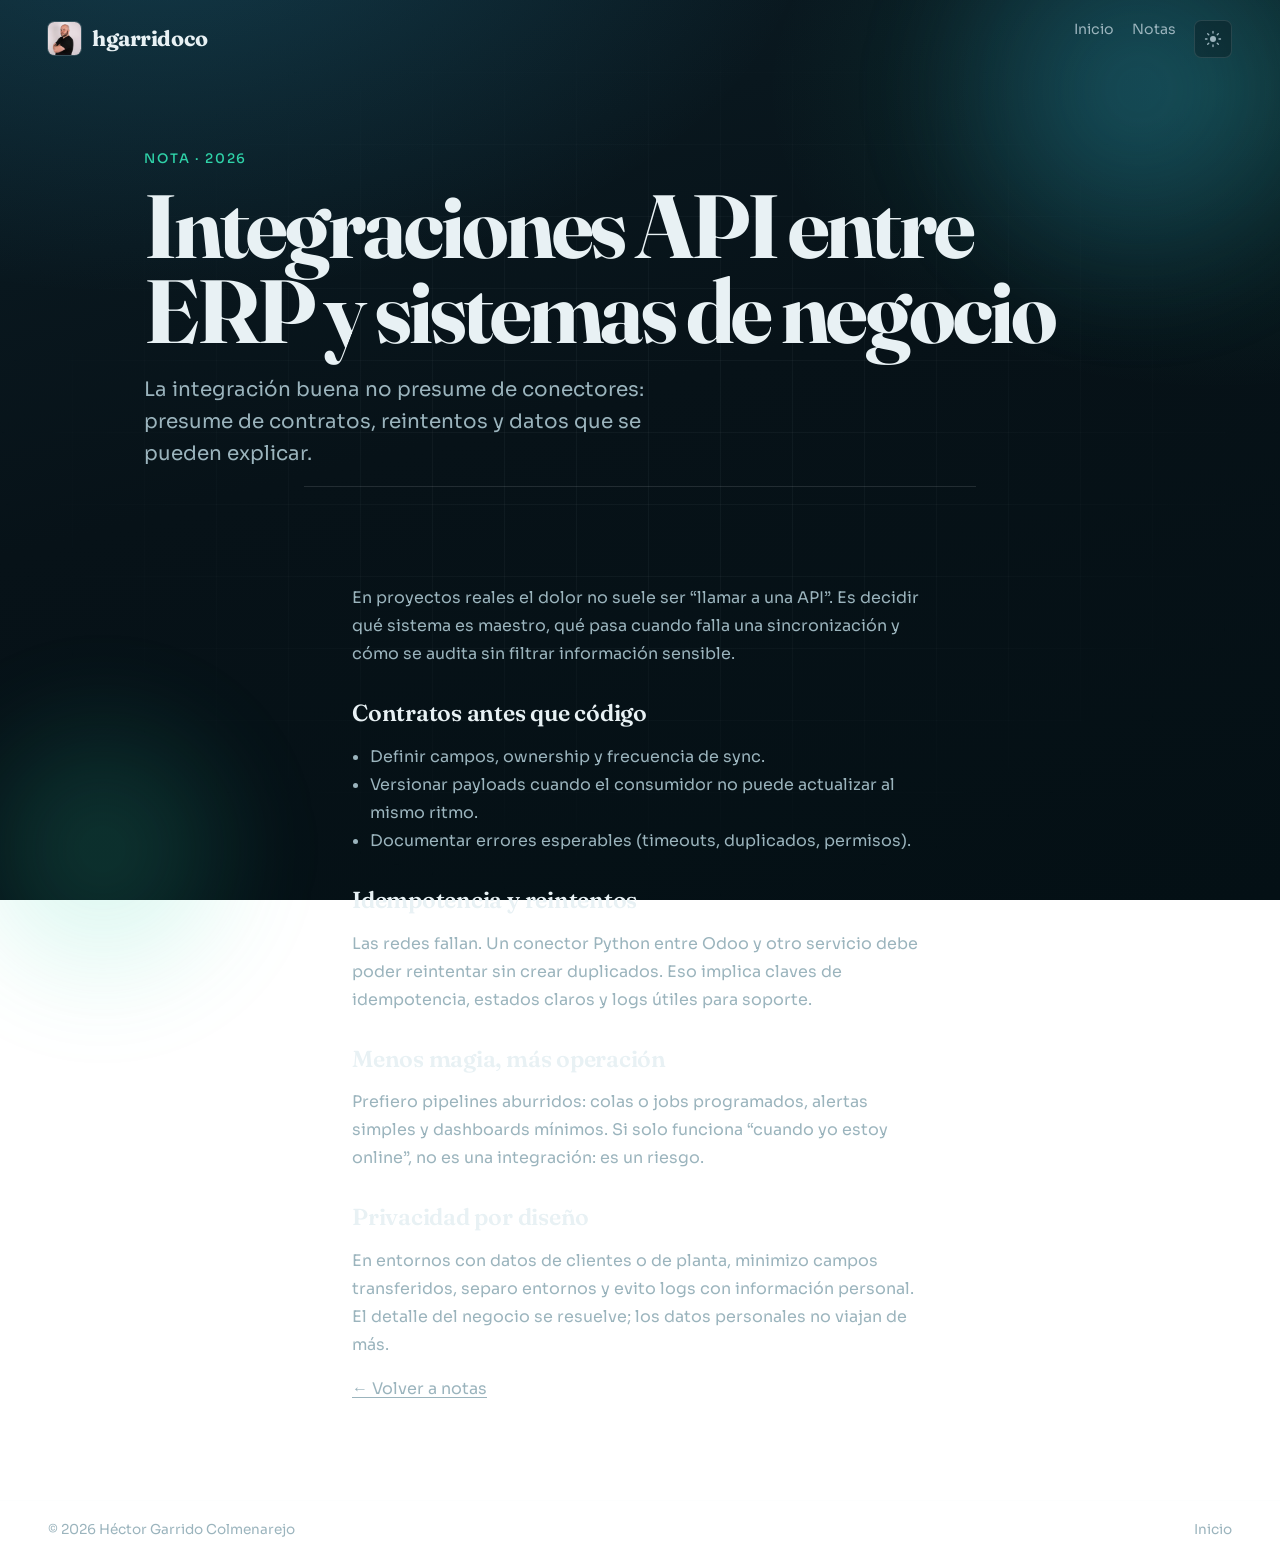
<file: blog/integraciones-api-erp.html>
<!DOCTYPE html>
<html lang="es">
  <head>
    <meta charset="utf-8" />
    <meta name="viewport" content="width=device-width, initial-scale=1" />
    <title>Integraciones API entre ERP y negocio · Héctor Garrido</title>
    <meta
      name="description"
      content="Principios prácticos para integrar ERP y sistemas de negocio vía API sin acoplar de más."
    />
    <meta name="theme-color" content="#0b1c24" />
    <meta property="og:title" content="Integraciones API entre ERP y sistemas de negocio" />
    <meta property="og:image" content="https://hgarridoco.github.io/assets/og-image.jpg" />
    <link rel="icon" href="/favicon.ico" sizes="any" />
    <script>
      try {
        var t = localStorage.getItem("hg-theme");
        if (t === "light" || t === "dark") document.documentElement.setAttribute("data-theme", t);
      } catch (e) {}
    </script>
    <link rel="preconnect" href="https://fonts.googleapis.com" />
    <link rel="preconnect" href="https://fonts.gstatic.com" crossorigin />
    <link
      href="https://fonts.googleapis.com/css2?family=Fraunces:opsz,wght@9..144,500;9..144,700&family=Sora:wght@400;500;600&display=swap"
      rel="stylesheet"
    />
    <link rel="stylesheet" href="../styles.css" />
  </head>
  <body>
    <div class="atmosphere" aria-hidden="true">
      <div class="orb orb-a"></div>
      <div class="orb orb-b"></div>
      <div class="grid"></div>
    </div>
    <header class="site-header">
      <a class="brand" href="/">
        <img class="brand-photo" src="../assets/hector-sm.jpg" alt="" width="36" height="36" />
        <span>hgarridoco</span>
      </a>
      <nav aria-label="Principal">
        <a href="/">Inicio</a>
        <a href="/blog/">Notas</a>
                <button type="button" class="theme-toggle" data-theme-toggle aria-pressed="false" title="Cambiar tema">
          <svg class="theme-icon theme-icon-sun" viewBox="0 0 24 24" aria-hidden="true" width="18" height="18">
            <circle cx="12" cy="12" r="4" fill="currentColor" />
            <path
              d="M12 2v2M12 20v2M4.93 4.93l1.41 1.41M17.66 17.66l1.41 1.41M2 12h2M20 12h2M4.93 19.07l1.41-1.41M17.66 6.34l1.41-1.41"
              fill="none"
              stroke="currentColor"
              stroke-width="1.8"
              stroke-linecap="round"
            />
          </svg>
          <svg class="theme-icon theme-icon-moon" viewBox="0 0 24 24" aria-hidden="true" width="18" height="18">
            <path
              d="M21 14.5A8.5 8.5 0 0 1 9.5 3 7 7 0 1 0 21 14.5Z"
              fill="currentColor"
            />
          </svg>
        </button>
      </nav>
    </header>
    <main>
      <header class="post-hero reveal">
        <p class="eyebrow">Nota · 2026</p>
        <h1>Integraciones API entre ERP y sistemas de negocio</h1>
        <p class="lede">
          La integración buena no presume de conectores: presume de contratos, reintentos y datos
          que se pueden explicar.
        </p>
      </header>
      <article class="section prose reveal">
        <p>
          En proyectos reales el dolor no suele ser “llamar a una API”. Es decidir qué sistema es
          maestro, qué pasa cuando falla una sincronización y cómo se audita sin filtrar
          información sensible.
        </p>
        <h2>Contratos antes que código</h2>
        <ul>
          <li>Definir campos, ownership y frecuencia de sync.</li>
          <li>Versionar payloads cuando el consumidor no puede actualizar al mismo ritmo.</li>
          <li>Documentar errores esperables (timeouts, duplicados, permisos).</li>
        </ul>
        <h2>Idempotencia y reintentos</h2>
        <p>
          Las redes fallan. Un conector Python entre Odoo y otro servicio debe poder reintentar
          sin crear duplicados. Eso implica claves de idempotencia, estados claros y logs útiles
          para soporte.
        </p>
        <h2>Menos magia, más operación</h2>
        <p>
          Prefiero pipelines aburridos: colas o jobs programados, alertas simples y dashboards
          mínimos. Si solo funciona “cuando yo estoy online”, no es una integración: es un riesgo.
        </p>
        <h2>Privacidad por diseño</h2>
        <p>
          En entornos con datos de clientes o de planta, minimizo campos transferidos, separo
          entornos y evito logs con información personal. El detalle del negocio se resuelve;
          los datos personales no viajan de más.
        </p>
        <p>
          <a href="/blog/">← Volver a notas</a>
        </p>
      </article>
    </main>
    <footer class="site-footer">
      <span>© <span id="year"></span> Héctor Garrido Colmenarejo</span>
      <a href="/">Inicio</a>
    </footer>
    <script src="../site.js?v=3" defer></script>
  </body>
</html>
</file>
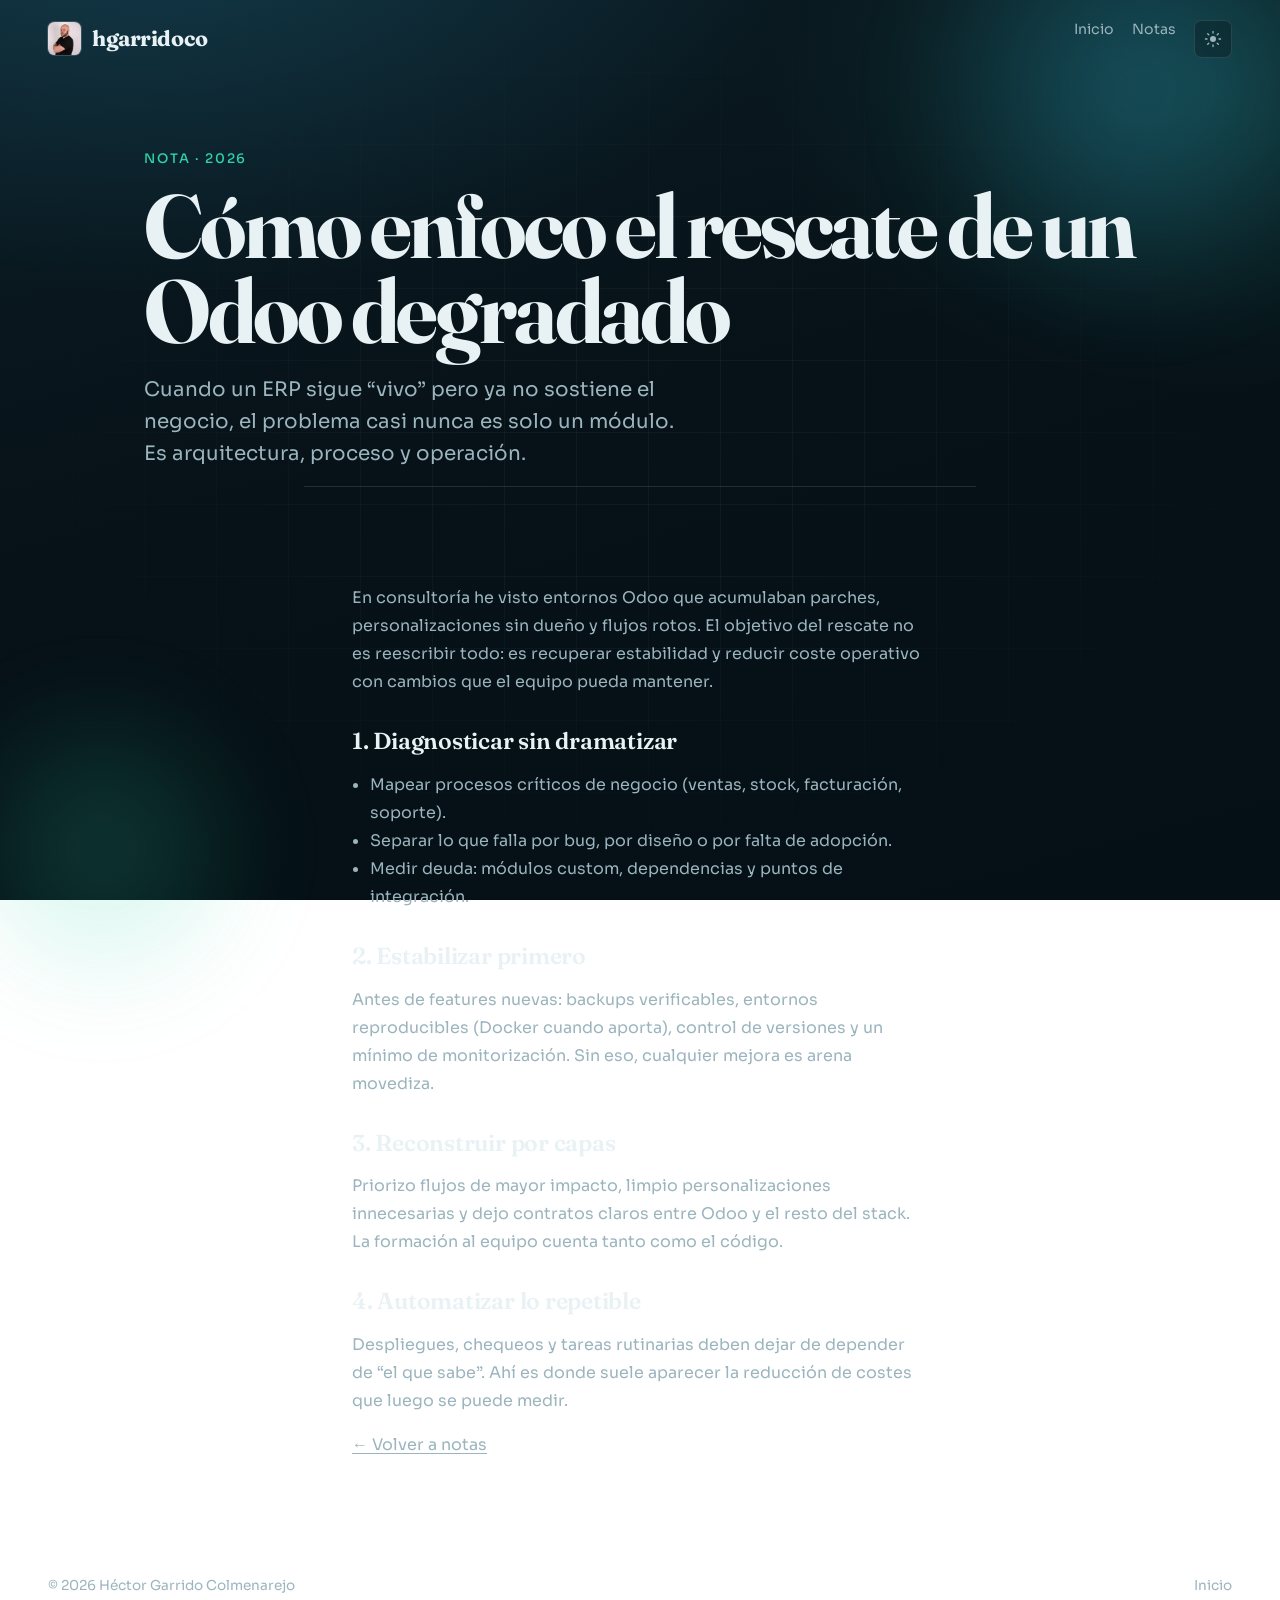
<file: blog/rescatar-odoo-degradado.html>
<!DOCTYPE html>
<html lang="es">
  <head>
    <meta charset="utf-8" />
    <meta name="viewport" content="width=device-width, initial-scale=1" />
    <title>Rescatar un Odoo degradado · Héctor Garrido</title>
    <meta
      name="description"
      content="Enfoque práctico para estabilizar y reconstruir un entorno Odoo con deuda técnica, sin datos de clientes."
    />
    <meta name="theme-color" content="#0b1c24" />
    <meta property="og:title" content="Cómo enfoco el rescate de un Odoo degradado" />
    <meta property="og:image" content="https://hgarridoco.github.io/assets/og-image.jpg" />
    <link rel="icon" href="/favicon.ico" sizes="any" />
    <script>
      try {
        var t = localStorage.getItem("hg-theme");
        if (t === "light" || t === "dark") document.documentElement.setAttribute("data-theme", t);
      } catch (e) {}
    </script>
    <link rel="preconnect" href="https://fonts.googleapis.com" />
    <link rel="preconnect" href="https://fonts.gstatic.com" crossorigin />
    <link
      href="https://fonts.googleapis.com/css2?family=Fraunces:opsz,wght@9..144,500;9..144,700&family=Sora:wght@400;500;600&display=swap"
      rel="stylesheet"
    />
    <link rel="stylesheet" href="../styles.css" />
  </head>
  <body>
    <div class="atmosphere" aria-hidden="true">
      <div class="orb orb-a"></div>
      <div class="orb orb-b"></div>
      <div class="grid"></div>
    </div>
    <header class="site-header">
      <a class="brand" href="/">
        <img class="brand-photo" src="../assets/hector-sm.jpg" alt="" width="36" height="36" />
        <span>hgarridoco</span>
      </a>
      <nav aria-label="Principal">
        <a href="/">Inicio</a>
        <a href="/blog/">Notas</a>
                <button type="button" class="theme-toggle" data-theme-toggle aria-pressed="false" title="Cambiar tema">
          <svg class="theme-icon theme-icon-sun" viewBox="0 0 24 24" aria-hidden="true" width="18" height="18">
            <circle cx="12" cy="12" r="4" fill="currentColor" />
            <path
              d="M12 2v2M12 20v2M4.93 4.93l1.41 1.41M17.66 17.66l1.41 1.41M2 12h2M20 12h2M4.93 19.07l1.41-1.41M17.66 6.34l1.41-1.41"
              fill="none"
              stroke="currentColor"
              stroke-width="1.8"
              stroke-linecap="round"
            />
          </svg>
          <svg class="theme-icon theme-icon-moon" viewBox="0 0 24 24" aria-hidden="true" width="18" height="18">
            <path
              d="M21 14.5A8.5 8.5 0 0 1 9.5 3 7 7 0 1 0 21 14.5Z"
              fill="currentColor"
            />
          </svg>
        </button>
      </nav>
    </header>
    <main>
      <header class="post-hero reveal">
        <p class="eyebrow">Nota · 2026</p>
        <h1>Cómo enfoco el rescate de un Odoo degradado</h1>
        <p class="lede">
          Cuando un ERP sigue “vivo” pero ya no sostiene el negocio, el problema casi nunca es solo
          un módulo. Es arquitectura, proceso y operación.
        </p>
      </header>
      <article class="section prose reveal">
        <p>
          En consultoría he visto entornos Odoo que acumulaban parches, personalizaciones sin
          dueño y flujos rotos. El objetivo del rescate no es reescribir todo: es recuperar
          estabilidad y reducir coste operativo con cambios que el equipo pueda mantener.
        </p>
        <h2>1. Diagnosticar sin dramatizar</h2>
        <ul>
          <li>Mapear procesos críticos de negocio (ventas, stock, facturación, soporte).</li>
          <li>Separar lo que falla por bug, por diseño o por falta de adopción.</li>
          <li>Medir deuda: módulos custom, dependencias y puntos de integración.</li>
        </ul>
        <h2>2. Estabilizar primero</h2>
        <p>
          Antes de features nuevas: backups verificables, entornos reproducibles (Docker cuando
          aporta), control de versiones y un mínimo de monitorización. Sin eso, cualquier mejora
          es arena movediza.
        </p>
        <h2>3. Reconstruir por capas</h2>
        <p>
          Priorizo flujos de mayor impacto, limpio personalizaciones innecesarias y dejo contratos
          claros entre Odoo y el resto del stack. La formación al equipo cuenta tanto como el
          código.
        </p>
        <h2>4. Automatizar lo repetible</h2>
        <p>
          Despliegues, chequeos y tareas rutinarias deben dejar de depender de “el que sabe”. Ahí
          es donde suele aparecer la reducción de costes que luego se puede medir.
        </p>
        <p>
          <a href="/blog/">← Volver a notas</a>
        </p>
      </article>
    </main>
    <footer class="site-footer">
      <span>© <span id="year"></span> Héctor Garrido Colmenarejo</span>
      <a href="/">Inicio</a>
    </footer>
    <script src="../site.js?v=3" defer></script>
  </body>
</html>
</file>
<file: styles.css>
:root,
html[data-theme="dark"] {
  --ink: #e8f1f4;
  --ink-muted: #9bb4bd;
  --bg: #071218;
  --bg-deep: #041015;
  --accent: #2fd2a8;
  --accent-soft: rgba(47, 210, 168, 0.18);
  --line: rgba(232, 241, 244, 0.12);
  --glow: rgba(47, 168, 210, 0.28);
  --surface: rgba(7, 18, 24, 0.35);
  --hero-fade: rgba(7, 18, 24, 0.55);
  --hero-fade-end: rgba(4, 16, 21, 0.35);
  --page-bg:
    radial-gradient(1200px 700px at 12% -10%, rgba(47, 168, 210, 0.22), transparent 55%),
    radial-gradient(900px 600px at 95% 10%, rgba(47, 210, 168, 0.14), transparent 50%),
    linear-gradient(165deg, #0b1c24 0%, var(--bg) 45%, var(--bg-deep) 100%);
  --font-display: "Fraunces", Georgia, serif;
  --font-body: "Sora", "Segoe UI", sans-serif;
  --pad-x: clamp(1.25rem, 4vw, 3rem);
  --content: 68rem;
}

html[data-theme="light"] {
  --ink: #142429;
  --ink-muted: #4f6670;
  --bg: #eef3f4;
  --bg-deep: #e2eaec;
  --accent: #0c8a6d;
  --accent-soft: rgba(12, 138, 109, 0.12);
  --line: rgba(20, 36, 41, 0.12);
  --glow: rgba(12, 138, 109, 0.18);
  --surface: rgba(255, 255, 255, 0.55);
  --hero-fade: rgba(238, 243, 244, 0.72);
  --hero-fade-end: rgba(226, 234, 236, 0.45);
  --page-bg:
    radial-gradient(1000px 600px at 10% -5%, rgba(12, 138, 109, 0.12), transparent 50%),
    radial-gradient(900px 500px at 95% 0%, rgba(47, 120, 160, 0.1), transparent 48%),
    linear-gradient(165deg, #f7fafb 0%, var(--bg) 48%, var(--bg-deep) 100%);
}

*,
*::before,
*::after {
  box-sizing: border-box;
}

html {
  scroll-behavior: smooth;
}

html,
body {
  margin: 0;
  min-height: 100%;
}

body {
  color: var(--ink);
  font-family: var(--font-body);
  background: var(--page-bg);
  background-attachment: fixed;
  overflow-x: hidden;
  transition: color 0.25s ease, background 0.25s ease;
}

a {
  color: inherit;
  text-decoration-thickness: 1px;
  text-underline-offset: 0.18em;
}

.atmosphere {
  position: fixed;
  inset: 0;
  pointer-events: none;
  z-index: 0;
}

.orb {
  position: absolute;
  border-radius: 50%;
  filter: blur(40px);
  opacity: 0.55;
  animation: drift 14s ease-in-out infinite alternate;
}

.orb-a {
  width: 38vmax;
  height: 38vmax;
  top: -12vmax;
  right: -8vmax;
  background: radial-gradient(circle, rgba(47, 168, 210, 0.55), transparent 70%);
}

.orb-b {
  width: 28vmax;
  height: 28vmax;
  bottom: -10vmax;
  left: -6vmax;
  background: radial-gradient(circle, rgba(47, 210, 168, 0.4), transparent 70%);
  animation-duration: 18s;
  animation-delay: -4s;
}

.grid {
  position: absolute;
  inset: 0;
  background-image:
    linear-gradient(var(--line) 1px, transparent 1px),
    linear-gradient(90deg, var(--line) 1px, transparent 1px);
  background-size: 72px 72px;
  mask-image: radial-gradient(ellipse at center, black 20%, transparent 75%);
  opacity: 0.35;
}

.site-header,
main,
.site-footer {
  position: relative;
  z-index: 1;
}

.site-header {
  display: flex;
  align-items: center;
  justify-content: space-between;
  gap: 1rem;
  padding: 1.25rem var(--pad-x);
  animation: rise 0.7s ease both;
}

.brand {
  display: inline-flex;
  align-items: center;
  gap: 0.7rem;
  font-family: var(--font-display);
  font-size: 1.35rem;
  font-weight: 700;
  letter-spacing: -0.02em;
  text-decoration: none;
  flex-shrink: 0;
}

.brand-photo {
  width: 2.05rem;
  height: 2.05rem;
  object-fit: cover;
  border-radius: 0.4rem;
  box-shadow: 0 0 0 1px rgba(232, 241, 244, 0.18);
}

nav {
  display: flex;
  flex-wrap: wrap;
  justify-content: flex-end;
  gap: 0.85rem 1.15rem;
  font-size: 0.88rem;
  color: var(--ink-muted);
}

nav a {
  text-decoration: none;
  transition: color 0.2s ease;
}

nav a:hover,
nav a:focus-visible {
  color: var(--ink);
}

.hero {
  min-height: calc(100svh - 5.5rem);
  display: grid;
  grid-template-columns: minmax(0, 1.05fr) minmax(16rem, 0.9fr);
  align-items: center;
  gap: clamp(1.5rem, 4vw, 3rem);
  padding: clamp(1.5rem, 5vh, 3rem) 0 clamp(1.5rem, 5vh, 3rem) var(--pad-x);
  max-width: none;
}

.hero-copy {
  display: flex;
  flex-direction: column;
  justify-content: center;
  padding: 0.5rem 0;
  max-width: 40rem;
}

.hero-portrait {
  margin: 0;
  position: relative;
  height: min(78svh, 40rem);
  width: auto;
  aspect-ratio: 4 / 5;
  max-width: min(100%, 32rem);
  overflow: hidden;
  justify-self: end;
  animation: rise 1s ease 0.2s both;
}

.hero-portrait picture,
.hero-portrait img {
  width: 100%;
  height: 100%;
  display: block;
}

.hero-portrait::after {
  content: "";
  position: absolute;
  inset: 0;
  background:
    linear-gradient(90deg, var(--hero-fade) 0%, transparent 55%),
    linear-gradient(180deg, transparent 70%, var(--hero-fade-end) 100%);
  pointer-events: none;
}

.hero-portrait img {
  object-fit: cover;
  object-position: center 12%;
  filter: saturate(1.02) contrast(1.03);
}

.eyebrow,
.section-kicker {
  margin: 0 0 1rem;
  color: var(--accent);
  font-size: 0.82rem;
  font-weight: 500;
  letter-spacing: 0.14em;
  text-transform: uppercase;
}

.eyebrow {
  animation: rise 0.75s ease 0.08s both;
}

h1 {
  margin: 0;
  font-family: var(--font-display);
  font-size: clamp(2.8rem, 9vw, 5.6rem);
  font-weight: 700;
  line-height: 0.95;
  letter-spacing: -0.035em;
  animation: rise 0.8s ease 0.16s both;
}

.lede {
  margin: 1.35rem 0 0;
  max-width: 34rem;
  color: var(--ink-muted);
  font-size: clamp(1.05rem, 2.3vw, 1.25rem);
  line-height: 1.6;
  animation: rise 0.85s ease 0.24s both;
}

.lede a {
  color: var(--ink);
}

.cta {
  display: flex;
  flex-wrap: wrap;
  gap: 0.85rem;
  margin-top: 2rem;
  animation: rise 0.9s ease 0.32s both;
}

.button {
  display: inline-flex;
  align-items: center;
  justify-content: center;
  min-height: 2.85rem;
  padding: 0.7rem 1.25rem;
  border-radius: 0.55rem;
  border: none;
  font: inherit;
  font-size: 0.95rem;
  font-weight: 600;
  text-decoration: none;
  cursor: pointer;
  transition:
    transform 0.2s ease,
    background 0.2s ease,
    border-color 0.2s ease,
    color 0.2s ease;
}

.button:hover,
.button:focus-visible {
  transform: translateY(-1px);
}

.button.primary {
  background: var(--accent);
  color: #042018;
  box-shadow: 0 0 0 1px rgba(47, 210, 168, 0.35), 0 12px 40px var(--glow);
}

.button.ghost {
  border: 1px solid var(--line);
  background: var(--surface);
  color: var(--ink);
  backdrop-filter: blur(8px);
}

.button.ghost:hover,
.button.ghost:focus-visible,
.button.is-copied {
  border-color: rgba(232, 241, 244, 0.35);
  background: var(--accent-soft);
}

html[data-theme="light"] .button.ghost:hover,
html[data-theme="light"] .button.ghost:focus-visible,
html[data-theme="light"] .button.is-copied {
  border-color: rgba(20, 36, 41, 0.28);
}

.theme-toggle {
  appearance: none;
  border: 1px solid var(--line);
  background: var(--surface);
  color: var(--ink-muted);
  border-radius: 0.45rem;
  width: 2.35rem;
  height: 2.35rem;
  padding: 0;
  display: inline-flex;
  align-items: center;
  justify-content: center;
  cursor: pointer;
  transition: color 0.2s ease, border-color 0.2s ease, background 0.2s ease;
}

.theme-toggle:hover,
.theme-toggle:focus-visible {
  color: var(--ink);
  border-color: rgba(232, 241, 244, 0.35);
}

.theme-icon {
  display: none;
}

html[data-theme="dark"] .theme-icon-sun,
html:not([data-theme]) .theme-icon-sun {
  display: block;
}

html[data-theme="light"] .theme-icon-moon {
  display: block;
}

.section {
  padding: clamp(3.5rem, 9vh, 6rem) var(--pad-x);
  max-width: var(--content);
  margin: 0 auto;
  border-top: 1px solid var(--line);
  animation: rise 0.9s ease both;
}

.section-head {
  max-width: 40rem;
  margin-bottom: clamp(2rem, 5vw, 3rem);
}

.section-kicker {
  margin-bottom: 0.65rem;
}

.section h2 {
  margin: 0;
  font-family: var(--font-display);
  font-size: clamp(1.85rem, 3.8vw, 2.65rem);
  font-weight: 600;
  letter-spacing: -0.01em;
  line-height: 1.15;
  font-optical-sizing: auto;
}

.section-lede {
  margin: 1.1rem 0 0;
  max-width: 38rem;
  color: var(--ink-muted);
  font-size: 1.02rem;
  line-height: 1.7;
}

.profile-grid {
  display: grid;
  grid-template-columns: 1.35fr 0.9fr;
  gap: clamp(1.75rem, 4vw, 3rem);
  align-items: stretch;
}

.profile-copy {
  display: grid;
  gap: 1.75rem;
  padding-right: clamp(0rem, 2vw, 1rem);
}

.profile-block + .profile-block {
  margin-top: 0;
  padding-top: 1.75rem;
  border-top: 1px solid var(--line);
}

.facts {
  display: grid;
  gap: 1.15rem;
  align-content: start;
  padding: 1.35rem 0 0 1.5rem;
  border-top: none;
  border-left: 1px solid var(--line);
}

.profile-block h3,
.skills h3,
.job-body h3,
.project h3 {
  margin: 0 0 0.55rem;
  font-family: var(--font-display);
  font-size: 1.35rem;
  font-weight: 700;
  letter-spacing: -0.02em;
}

.profile-block p,
.skills p,
.job-body p,
.project p {
  margin: 0;
  color: var(--ink-muted);
  line-height: 1.65;
}

.fact-label {
  display: block;
  margin-bottom: 0.25rem;
  color: var(--accent);
  font-size: 0.75rem;
  font-weight: 500;
  letter-spacing: 0.12em;
  text-transform: uppercase;
}

.facts strong {
  font-weight: 600;
  font-size: 1rem;
}

.timeline {
  list-style: none;
  margin: 0;
  padding: 0;
  display: grid;
  gap: 0;
}

.job {
  display: grid;
  grid-template-columns: minmax(8rem, 12rem) 1fr;
  gap: clamp(1rem, 3vw, 2rem);
  padding: 1.75rem 0;
  border-top: 1px solid var(--line);
}

.job:last-child {
  border-bottom: 1px solid var(--line);
}

.job-meta {
  display: flex;
  flex-direction: column;
  gap: 0.35rem;
  padding-top: 0.2rem;
}

.job-period {
  color: var(--accent);
  font-size: 0.8rem;
  font-weight: 600;
  letter-spacing: 0.08em;
  text-transform: uppercase;
}

.job-place {
  color: var(--ink-muted);
  font-size: 0.92rem;
  line-height: 1.4;
}

.job-loc {
  color: var(--ink-muted);
  font-size: 0.82rem;
  line-height: 1.4;
  opacity: 0.9;
}

.job-body ul {
  margin: 1rem 0 0;
  padding: 0 0 0 1.1rem;
  color: var(--ink-muted);
  line-height: 1.55;
}

.job-body li + li {
  margin-top: 0.4rem;
}

.skills {
  display: grid;
  grid-template-columns: repeat(2, minmax(0, 1fr));
  gap: clamp(1.5rem, 4vw, 2.25rem) clamp(1.5rem, 4vw, 2.75rem);
}

.skills article {
  padding-top: 1.15rem;
  border-top: 1px solid var(--line);
}

.skill-groups {
  display: grid;
  grid-template-columns: repeat(3, minmax(0, 1fr));
  gap: clamp(2rem, 4vw, 3rem);
}

.skill-group {
  padding-top: 1.15rem;
  border-top: 1px solid var(--line);
}

.skill-group-wide {
  grid-column: 1 / -1;
}

.skill-group h3 {
  margin: 0 0 1.25rem;
  font-family: var(--font-display);
  font-size: 1.35rem;
  font-weight: 700;
  letter-spacing: -0.02em;
}

.meters {
  list-style: none;
  margin: 0;
  padding: 0;
  display: grid;
  gap: 1.05rem;
}

.meter-top {
  display: flex;
  align-items: baseline;
  justify-content: space-between;
  gap: 1rem;
  margin-bottom: 0.45rem;
  font-size: 0.95rem;
}

.meter-value {
  color: var(--accent);
  font-size: 0.82rem;
  font-weight: 600;
  letter-spacing: 0.04em;
  font-variant-numeric: tabular-nums;
}

.meter-track {
  height: 0.42rem;
  border-radius: 999px;
  background: rgba(232, 241, 244, 0.08);
  overflow: hidden;
  box-shadow: inset 0 0 0 1px rgba(232, 241, 244, 0.06);
}

.meter-fill {
  width: 0;
  height: 100%;
  border-radius: inherit;
  background: linear-gradient(90deg, #1f9f82 0%, var(--accent) 55%, #7ee7c8 100%);
  box-shadow: 0 0 18px rgba(47, 210, 168, 0.35);
  transform-origin: left center;
  transition: width 1.15s cubic-bezier(0.22, 1, 0.36, 1);
}

.skill-groups.is-animated .meter-fill {
  width: var(--level);
}

.skill-groups.is-animated .meter:nth-child(1) .meter-fill {
  transition-delay: 0.05s;
}
.skill-groups.is-animated .meter:nth-child(2) .meter-fill {
  transition-delay: 0.12s;
}
.skill-groups.is-animated .meter:nth-child(3) .meter-fill {
  transition-delay: 0.19s;
}
.skill-groups.is-animated .meter:nth-child(4) .meter-fill {
  transition-delay: 0.26s;
}
.skill-groups.is-animated .meter:nth-child(5) .meter-fill {
  transition-delay: 0.33s;
}

@media (prefers-reduced-motion: reduce) {
  .meter-fill {
    transition: none !important;
  }

  .skill-groups .meter-fill {
    width: var(--level);
  }
}

.projects {
  display: grid;
  gap: 0;
}

.project {
  display: grid;
  gap: 0.45rem;
  padding: 1.5rem 0;
  border-top: 1px solid var(--line);
  text-decoration: none;
  transition: color 0.2s ease, padding-left 0.25s ease;
}

.project:last-child {
  border-bottom: 1px solid var(--line);
}

.project:not(.project-static):hover,
.project:not(.project-static):focus-visible {
  padding-left: 0.45rem;
}

.project:not(.project-static):hover h3,
.project:not(.project-static):focus-visible h3 {
  color: var(--accent);
}

.project-top {
  display: flex;
  flex-wrap: wrap;
  align-items: baseline;
  justify-content: space-between;
  gap: 0.5rem 1rem;
}

.badge {
  color: var(--accent);
  font-size: 0.72rem;
  font-weight: 600;
  letter-spacing: 0.08em;
  text-transform: uppercase;
  white-space: nowrap;
}

.project-meta {
  color: var(--accent);
  font-size: 0.78rem;
  font-weight: 500;
  letter-spacing: 0.08em;
  text-transform: uppercase;
}

.lang-row {
  display: grid;
  grid-template-columns: repeat(2, minmax(0, 1fr));
  gap: 1.25rem;
  margin-top: clamp(2rem, 5vw, 2.75rem);
  padding-top: 1.35rem;
  border-top: 1px solid var(--line);
}

.lang-row strong {
  display: block;
  margin-top: 0.25rem;
  font-weight: 600;
}

.education .job:last-child {
  border-bottom: 1px solid var(--line);
}

.stats {
  display: grid;
  grid-template-columns: repeat(3, minmax(0, 1fr));
  gap: clamp(1.25rem, 3vw, 2rem);
}

.stats article {
  padding-top: 1.15rem;
  border-top: 1px solid var(--line);
}

.stat-value {
  margin: 0;
  font-family: var(--font-display);
  font-size: clamp(2.4rem, 5vw, 3.4rem);
  font-weight: 700;
  letter-spacing: -0.03em;
  line-height: 1;
  color: var(--accent);
}

.stat-label {
  margin: 0.75rem 0 0;
  color: var(--ink-muted);
  line-height: 1.55;
  font-size: 0.95rem;
}

.meter-name {
  display: inline-flex;
  align-items: center;
  gap: 0.45rem;
}

.skill-icon {
  width: 1.05rem;
  height: 1.05rem;
  display: inline-block;
  flex-shrink: 0;
  background-color: var(--ink);
  -webkit-mask: var(--icon) center / contain no-repeat;
  mask: var(--icon) center / contain no-repeat;
  opacity: 0.92;
}

.stack-chip .skill-icon {
  background-color: var(--accent);
}

.now-grid {
  display: grid;
  grid-template-columns: 1.2fr 0.8fr;
  gap: clamp(1.5rem, 4vw, 2.75rem);
  align-items: center;
}

.focus-grid {
  display: grid;
  grid-template-columns: repeat(3, minmax(0, 1fr));
  gap: clamp(1.25rem, 3vw, 2rem);
}

.focus-item {
  padding-top: 1.15rem;
  border-top: 1px solid var(--line);
}

.focus-num {
  display: block;
  margin-bottom: 0.65rem;
  color: var(--accent);
  font-size: 0.75rem;
  font-weight: 600;
  letter-spacing: 0.12em;
}

.focus-item h3 {
  margin: 0 0 0.55rem;
  font-family: var(--font-display);
  font-size: 1.25rem;
  letter-spacing: -0.02em;
}

.focus-item p {
  margin: 0;
  color: var(--ink-muted);
  line-height: 1.55;
  font-size: 0.95rem;
}

.now-copy p {
  margin: 0;
  color: var(--ink-muted);
  line-height: 1.7;
  font-size: 1.05rem;
}

.now-copy p + p {
  margin-top: 1rem;
}

.now-photo {
  margin: 0;
}

.now-photo img {
  width: 100%;
  aspect-ratio: 4 / 5;
  object-fit: cover;
  object-position: center 12%;
  display: block;
}

.now-photo figcaption {
  margin-top: 0.75rem;
  color: var(--ink-muted);
  font-size: 0.85rem;
}

.cases {
  display: grid;
  gap: 0;
}

.case {
  padding: 1.75rem 0;
  border-top: 1px solid var(--line);
}

.case:last-child {
  border-bottom: 1px solid var(--line);
}

.case-kicker {
  margin: 0 0 0.55rem;
  color: var(--accent);
  font-size: 0.75rem;
  font-weight: 600;
  letter-spacing: 0.1em;
  text-transform: uppercase;
}

.case h3 {
  margin: 0 0 1.25rem;
  font-family: var(--font-display);
  font-size: clamp(1.35rem, 2.5vw, 1.7rem);
  letter-spacing: -0.02em;
}

.case-steps {
  display: grid;
  grid-template-columns: repeat(3, minmax(0, 1fr));
  gap: 1.25rem;
}

.case-steps h4 {
  margin: 0 0 0.4rem;
  font-size: 0.8rem;
  letter-spacing: 0.08em;
  text-transform: uppercase;
  color: var(--accent);
}

.case-steps p {
  margin: 0;
  color: var(--ink-muted);
  line-height: 1.6;
  font-size: 0.95rem;
}

.stack-row {
  display: flex;
  flex-wrap: wrap;
  gap: 0.55rem;
  margin: 0 0 2rem;
}

.stack-chip {
  display: inline-flex;
  align-items: center;
  gap: 0.45rem;
  padding: 0.4rem 0.75rem;
  border: 1px solid var(--line);
  background: var(--surface);
  font-size: 0.85rem;
  font-weight: 500;
}

.notes-list {
  display: grid;
  gap: 0;
}

.note-card {
  display: grid;
  gap: 0.4rem;
  padding: 1.4rem 0;
  border-top: 1px solid var(--line);
  text-decoration: none;
  transition: padding-left 0.25s ease;
}

.note-card:last-child {
  border-bottom: 1px solid var(--line);
}

.note-card:hover,
.note-card:focus-visible {
  padding-left: 0.4rem;
}

.note-card h3 {
  margin: 0;
  font-family: var(--font-display);
  font-size: 1.35rem;
  letter-spacing: -0.02em;
}

.note-card p {
  margin: 0;
  color: var(--ink-muted);
  line-height: 1.55;
}

.note-date {
  color: var(--accent);
  font-size: 0.75rem;
  font-weight: 600;
  letter-spacing: 0.1em;
  text-transform: uppercase;
}

.notes-more {
  margin: 1.25rem 0 0;
}

.notes-more a {
  color: var(--accent);
  text-decoration: none;
  font-weight: 600;
}

.reveal {
  opacity: 0;
  transform: translateY(18px);
  transition:
    opacity 0.7s ease,
    transform 0.7s ease;
}

.reveal.is-visible {
  opacity: 1;
  transform: translateY(0);
}

.prose {
  max-width: 42rem;
}

.prose p,
.prose li {
  color: var(--ink-muted);
  line-height: 1.75;
}

.prose h2 {
  margin: 2rem 0 0.75rem;
  font-family: var(--font-display);
  font-size: 1.45rem;
}

.prose ul {
  padding-left: 1.15rem;
}

.post-hero {
  padding: clamp(2.5rem, 8vh, 4.5rem) var(--pad-x) 1rem;
  max-width: var(--content);
  margin: 0 auto;
}

.post-hero .eyebrow {
  animation: none;
}

.section-contact .contact-row {
  display: flex;
  flex-wrap: wrap;
  gap: 0.85rem;
}

.site-footer {
  display: flex;
  flex-wrap: wrap;
  justify-content: space-between;
  gap: 0.75rem 1.5rem;
  padding: 1.25rem var(--pad-x) 1.75rem;
  border-top: 1px solid var(--line);
  color: var(--ink-muted);
  font-size: 0.85rem;
}

.site-footer a {
  text-decoration: none;
}

.site-footer a:hover,
.site-footer a:focus-visible {
  color: var(--ink);
}

@keyframes rise {
  from {
    opacity: 0;
    transform: translateY(14px);
  }
  to {
    opacity: 1;
    transform: translateY(0);
  }
}

@keyframes drift {
  from {
    transform: translate3d(0, 0, 0) scale(1);
  }
  to {
    transform: translate3d(-3%, 4%, 0) scale(1.08);
  }
}

@media (prefers-reduced-motion: reduce) {
  html {
    scroll-behavior: auto;
  }

  *,
  *::before,
  *::after {
    animation: none !important;
    transition: none !important;
  }

  .reveal {
    opacity: 1;
    transform: none;
  }
}

@media (max-width: 960px) {
  .hero {
    grid-template-columns: 1fr;
    padding: 0 var(--pad-x) 2.5rem;
    min-height: auto;
    align-items: start;
  }

  .hero-copy {
    order: 2;
    padding: 1.75rem 0 0;
    max-width: none;
  }

  .hero-portrait {
    order: 1;
    justify-self: stretch;
    height: auto;
    width: 100%;
    max-width: none;
    aspect-ratio: 5 / 4;
  }

  .now-grid,
  .stats,
  .case-steps,
  .focus-grid {
    grid-template-columns: 1fr;
  }
}

@media (max-width: 1100px) {
  .skill-groups {
    grid-template-columns: repeat(2, minmax(0, 1fr));
  }
}

@media (max-width: 860px) {
  .profile-grid,
  .skills,
  .skill-groups,
  .job,
  .lang-row {
    grid-template-columns: 1fr;
  }

  .facts {
    margin-top: 0.25rem;
    padding: 1.35rem 0 0;
    border-left: none;
    border-top: 1px solid var(--line);
  }
}

@media (max-width: 640px) {
  .site-header {
    align-items: flex-start;
    flex-direction: column;
  }

  nav {
    justify-content: flex-start;
  }
}
</file>
